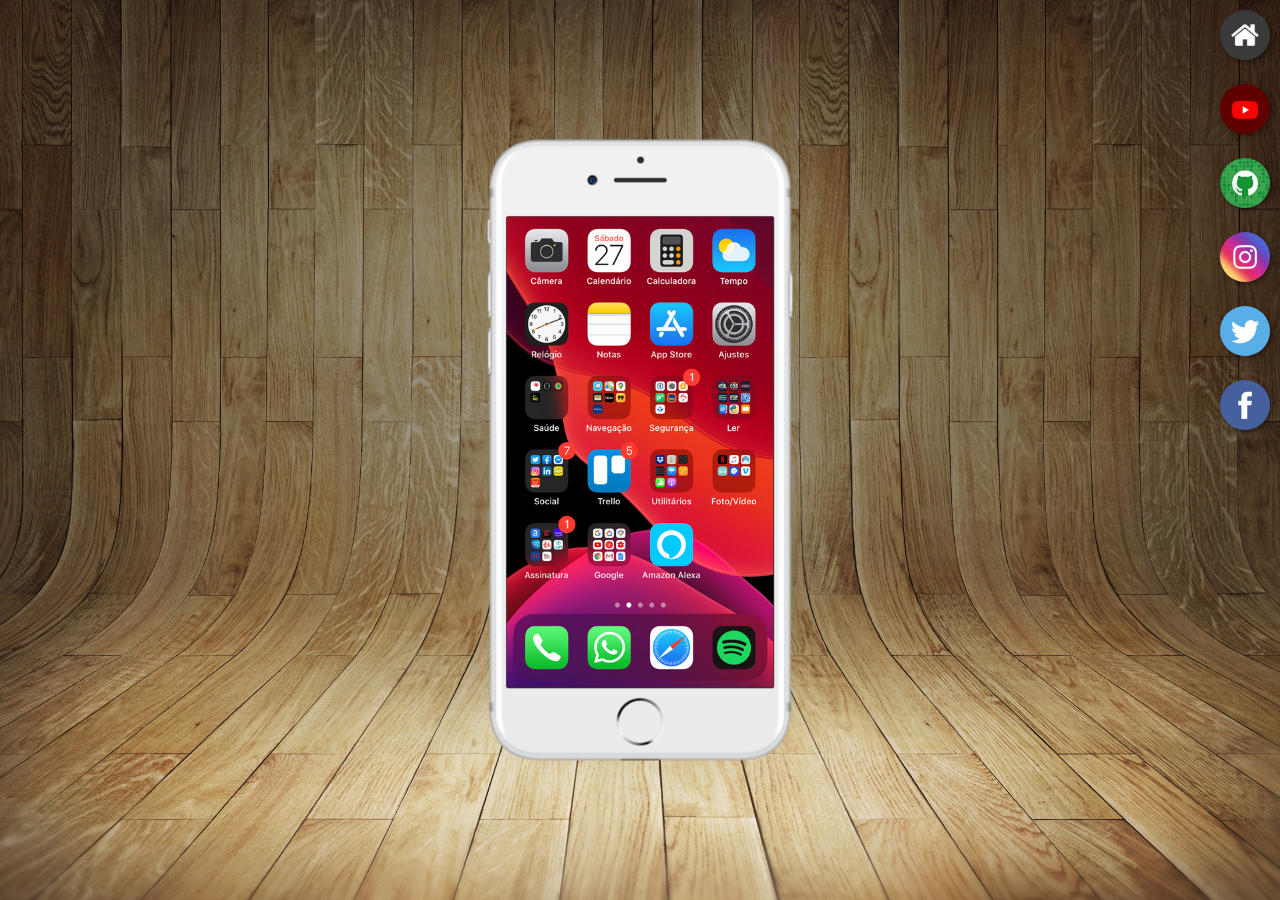
<file: index.html>
<!DOCTYPE html>
<html lang="pt-br">
<head>
    <meta charset="UTF-8">
    <meta name="viewport" content="width=device-width, initial-scale=1.0">
    <title>Projeto Redes Sociais</title>
    <link rel="shortcut icon" href="favicon.ico" type="image/x-icon">
    <link rel="stylesheet" href="estilos/style.css">
</head>
<body>
    <main>
        <section id="telefone">
            <iframe src="home.html" name="tela" id="tela" frameborder="0">
                Seu navegador não é compatível com isso.
            </iframe>
        </section>
        <section id="redes-sociais">
            <a href="home.html" target="tela"><img src="imagens/logo-home.jpg" alt=""></a><br>
            <a href="youtube.html" target="tela"><img src="imagens/logo-youtube.jpg" alt=""></a><br>
            <a href="github.html" target="tela"><img src="imagens/logo-github.jpg" alt=""></a><br>
            <a href="instagram.html" target="tela"><img src="imagens/logo-instagram.jpg" alt=""></a><br>
            <a href="twitter.html" target="tela"><img src="imagens/logo-twitter.jpg" alt=""></a><br>
            <a href="facebook.html" target="tela"><img src="imagens/logo-facebook.jpg" alt=""></a>
        </section>
    </main>
</body>
</html>
</file>
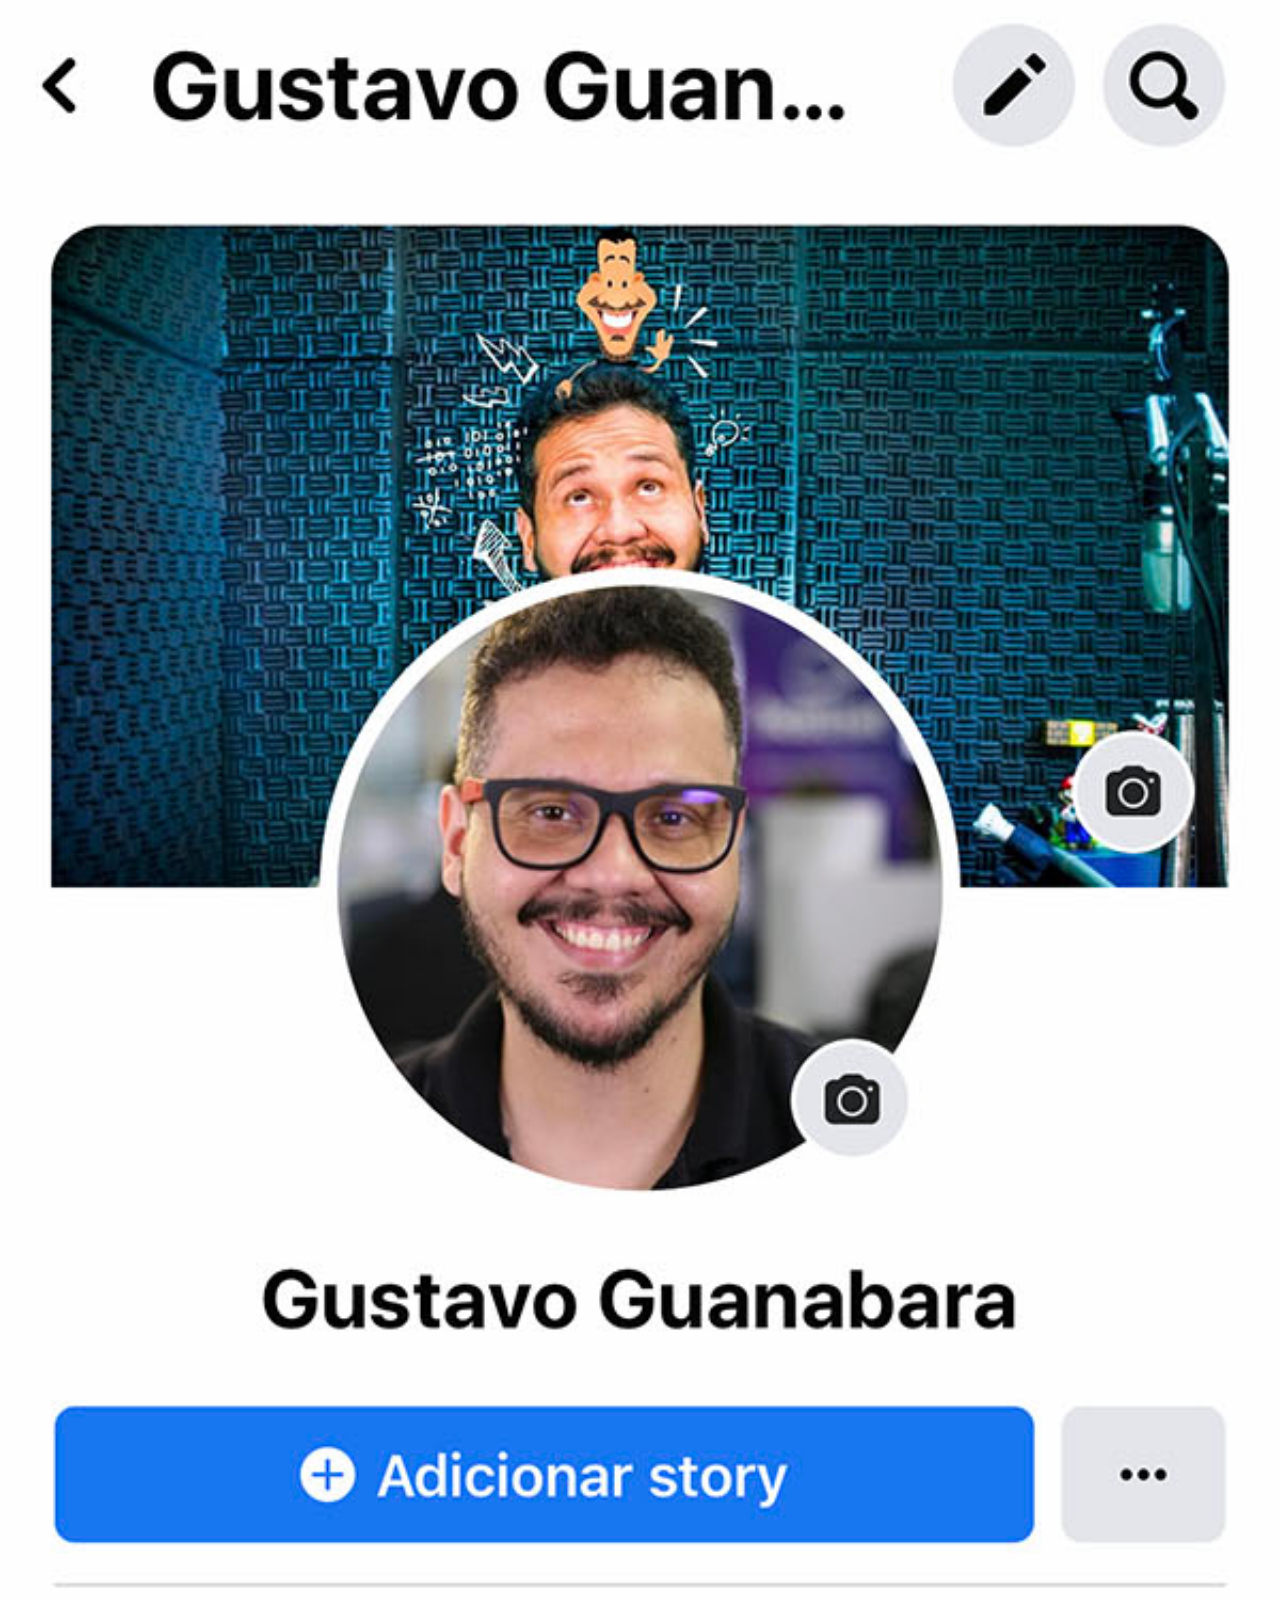
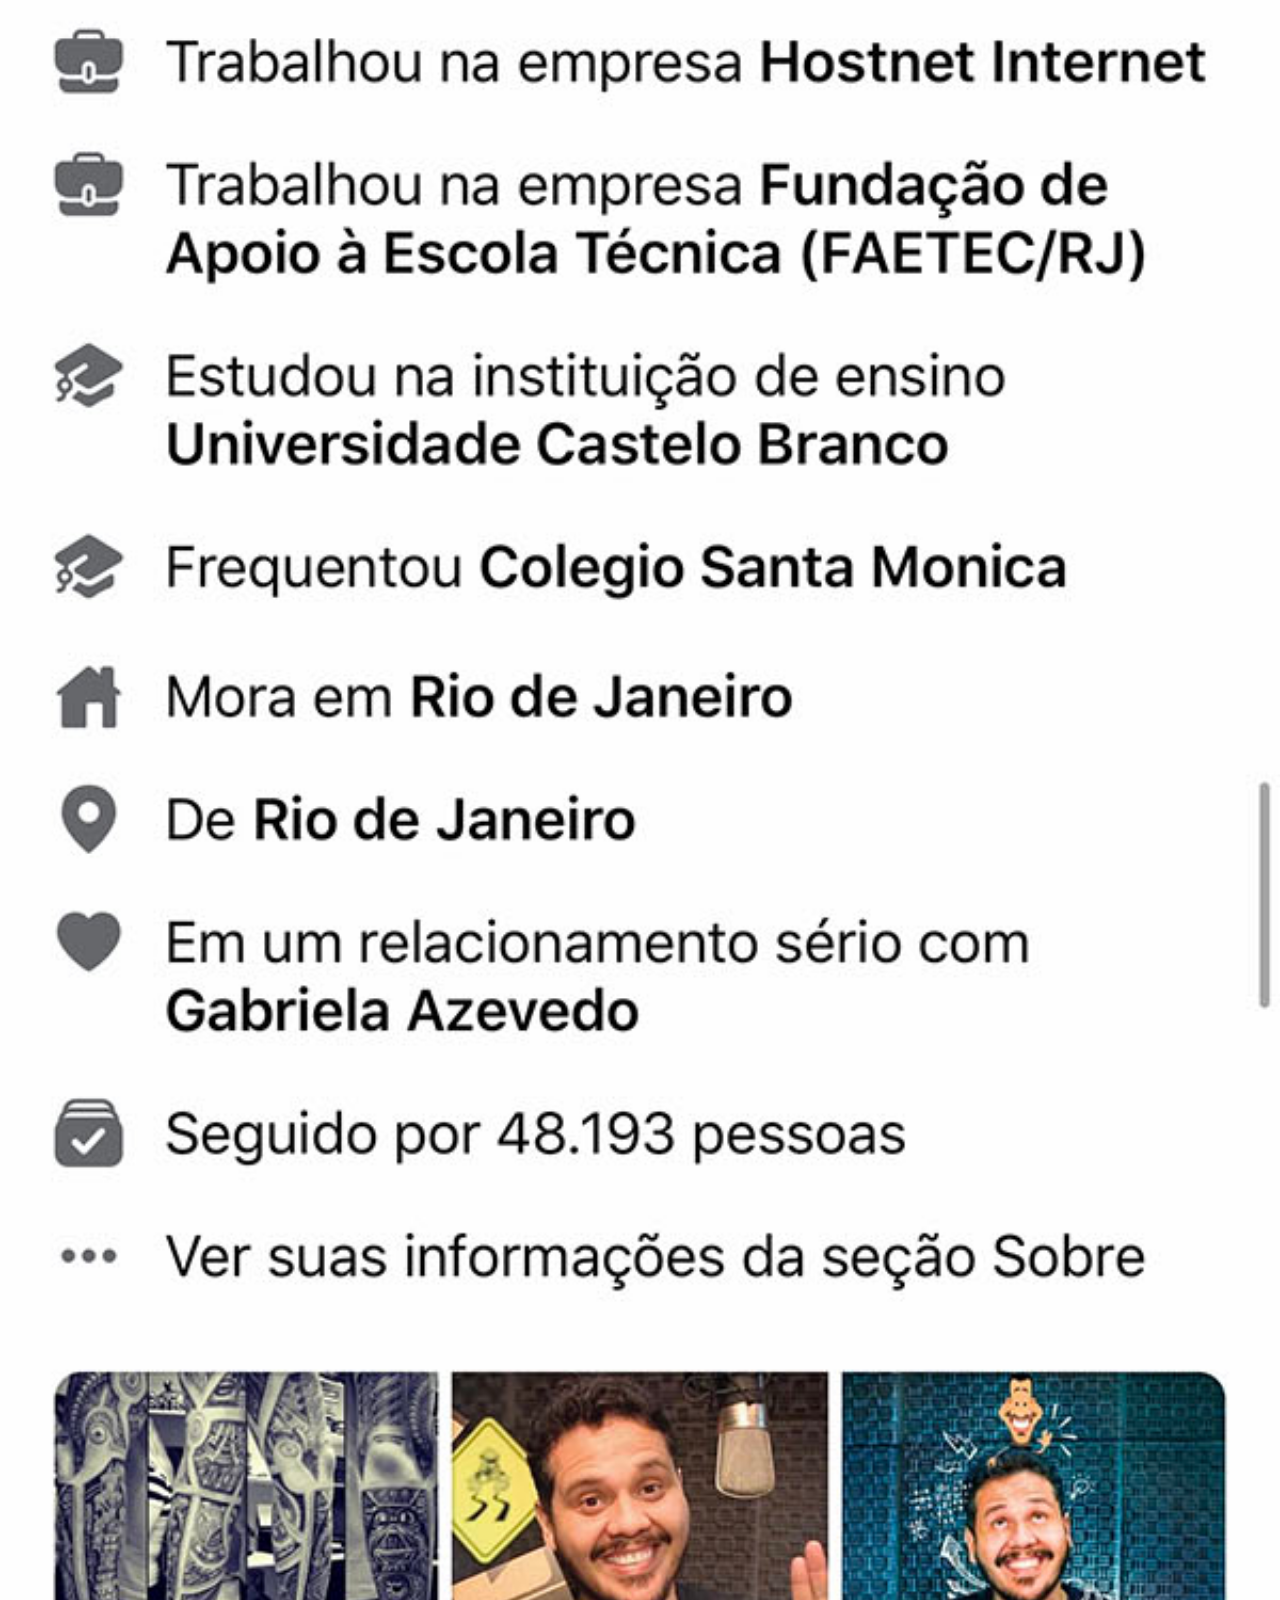
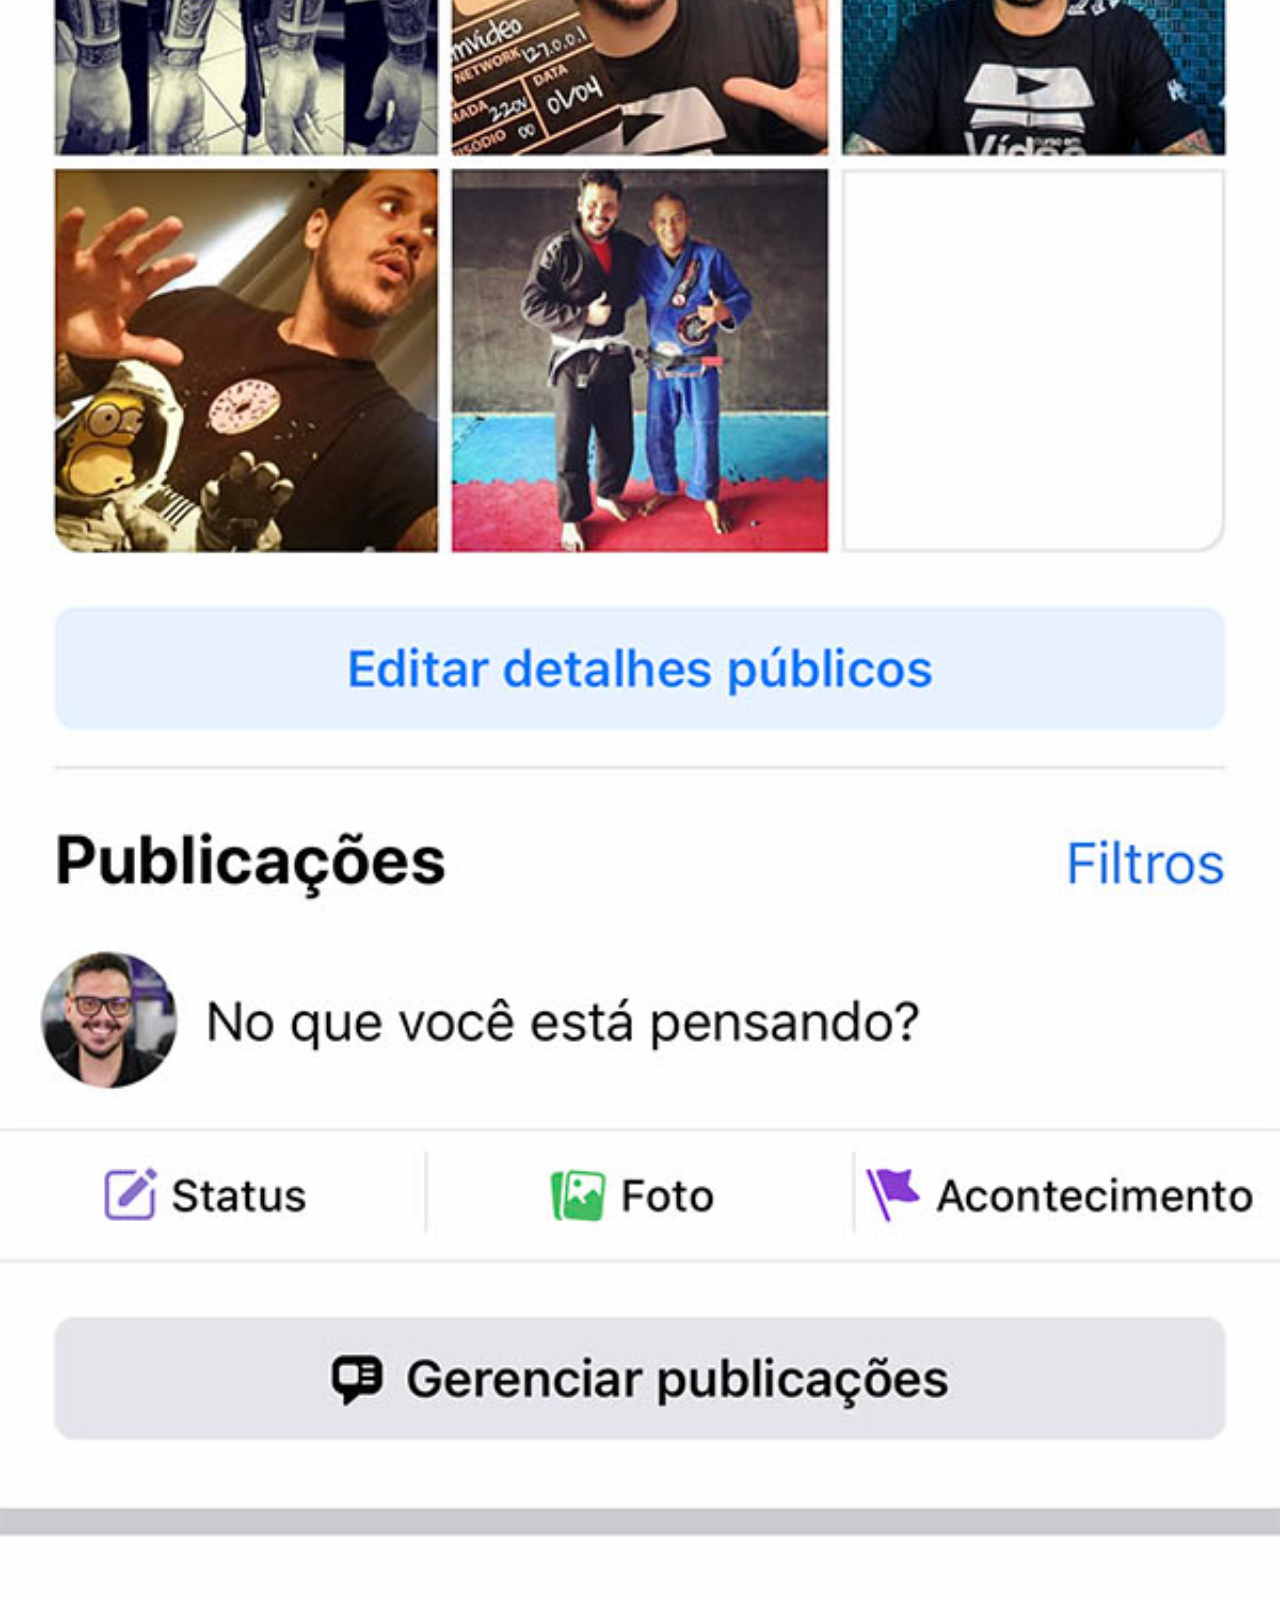
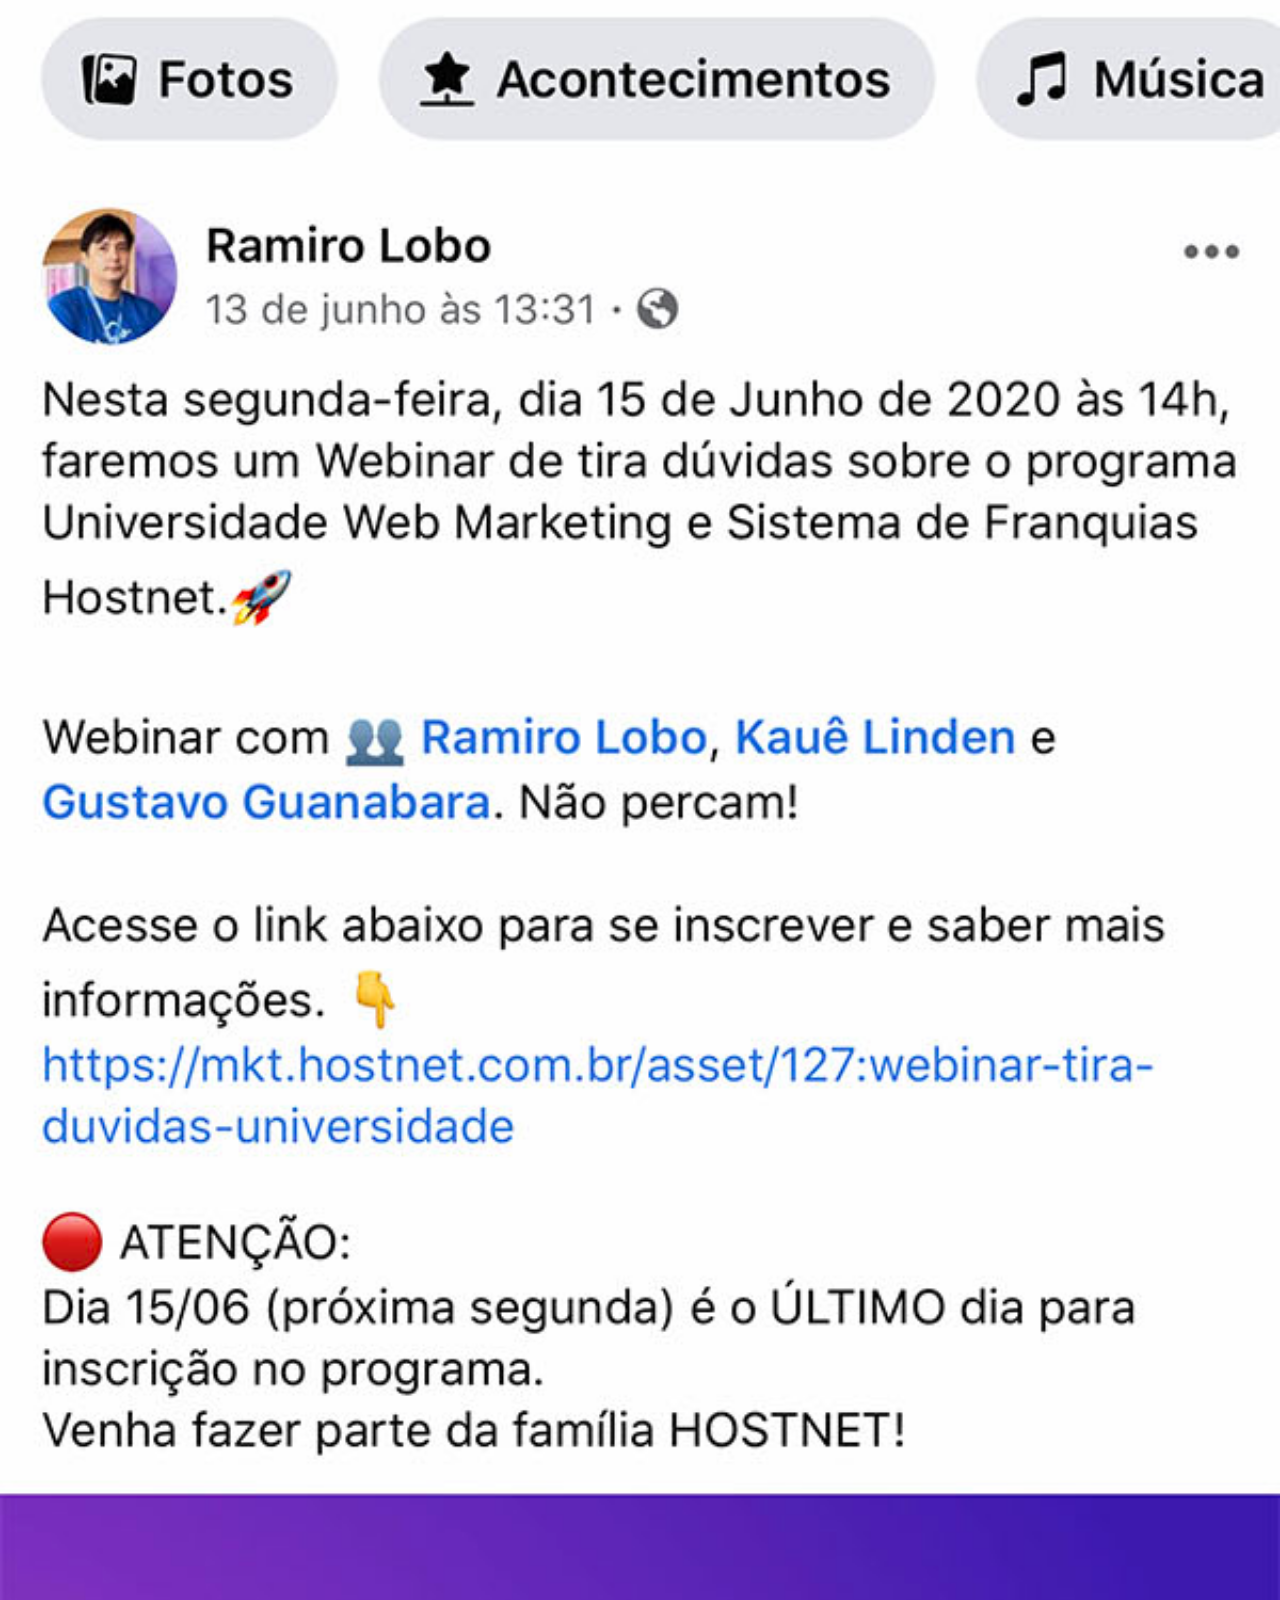
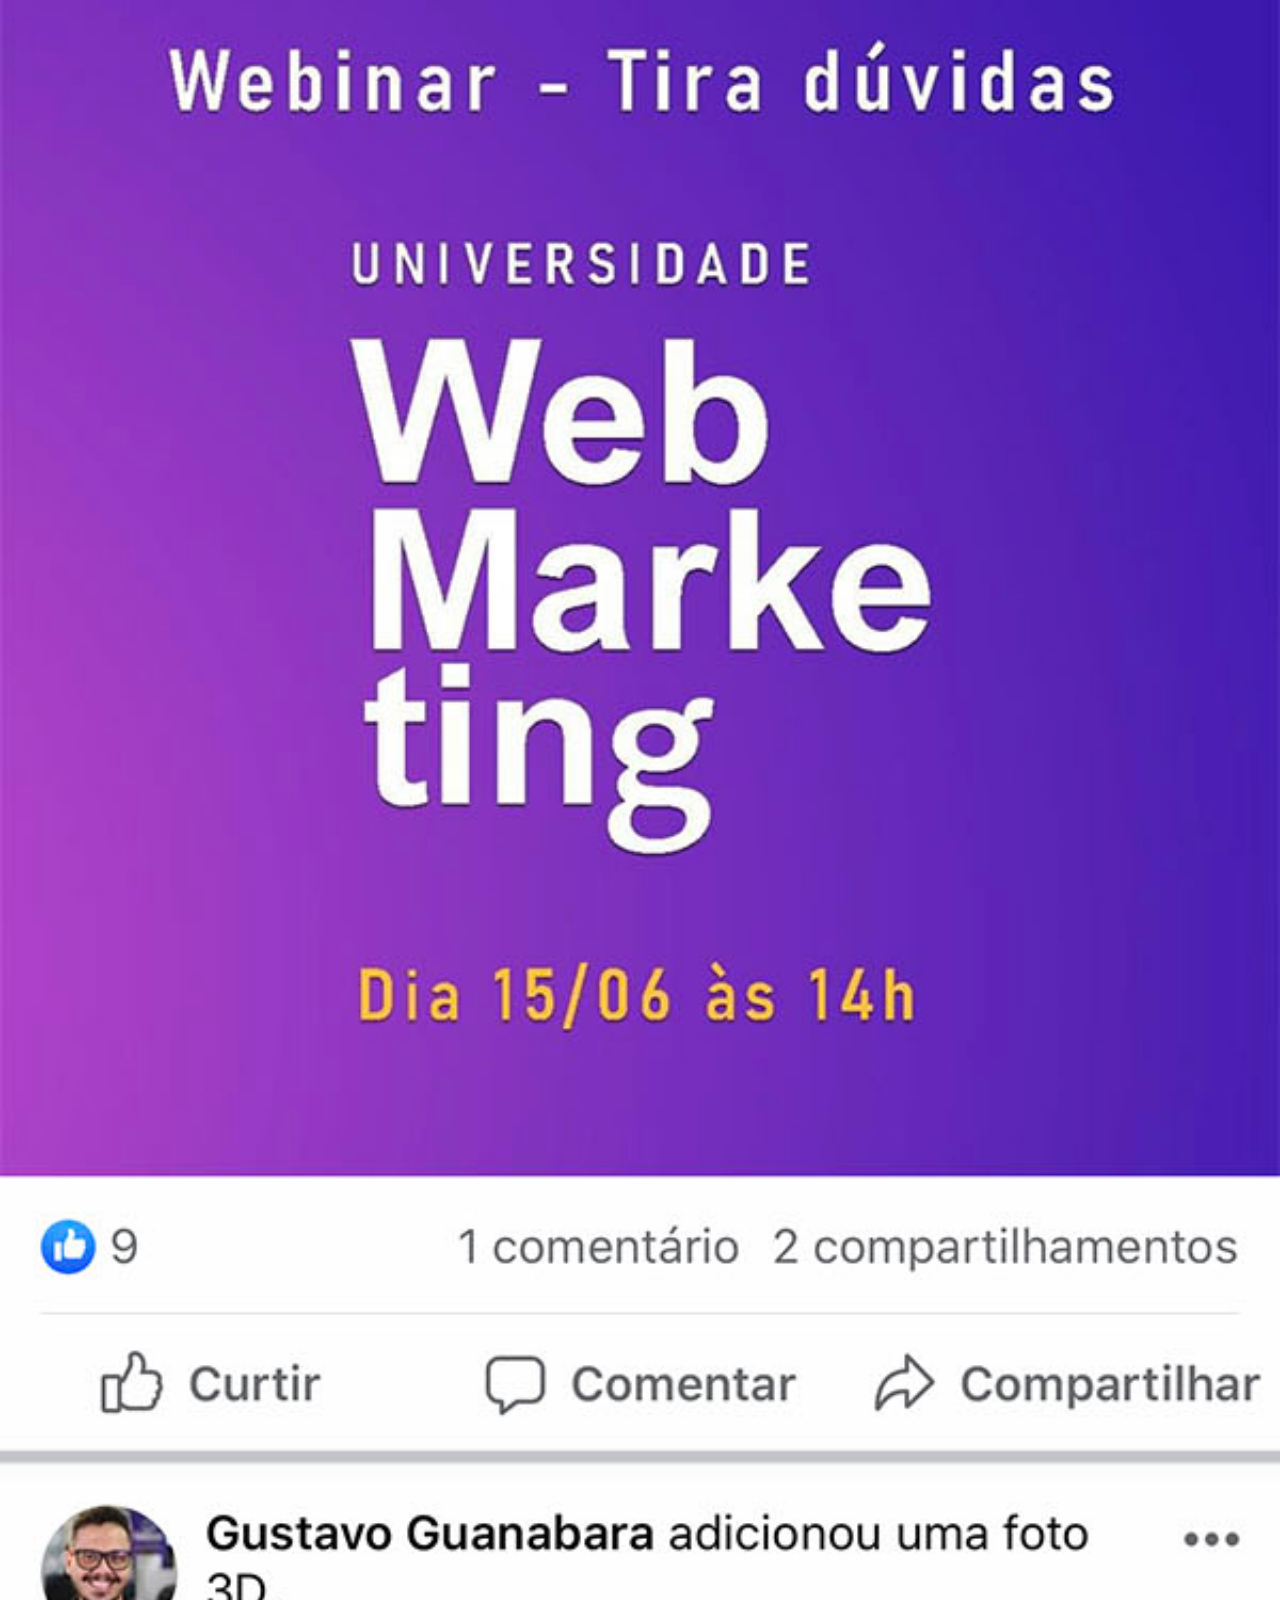
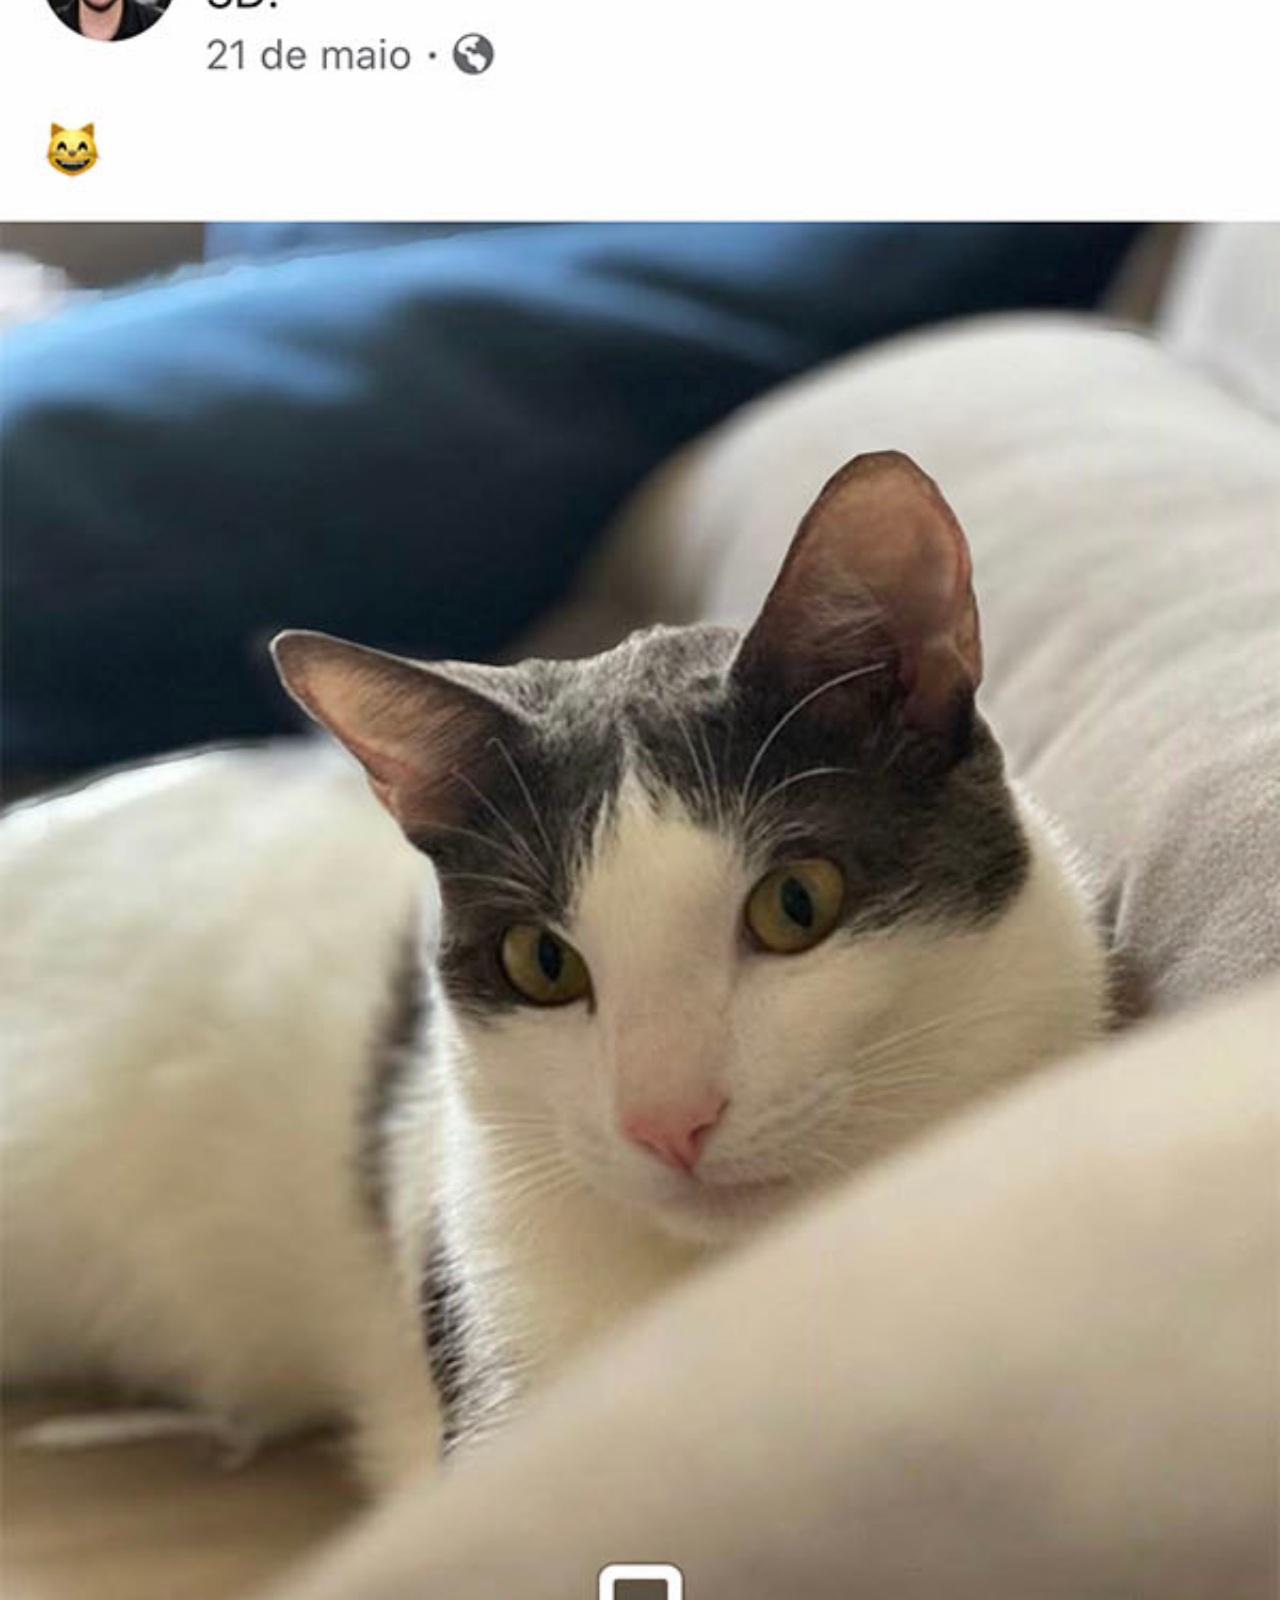
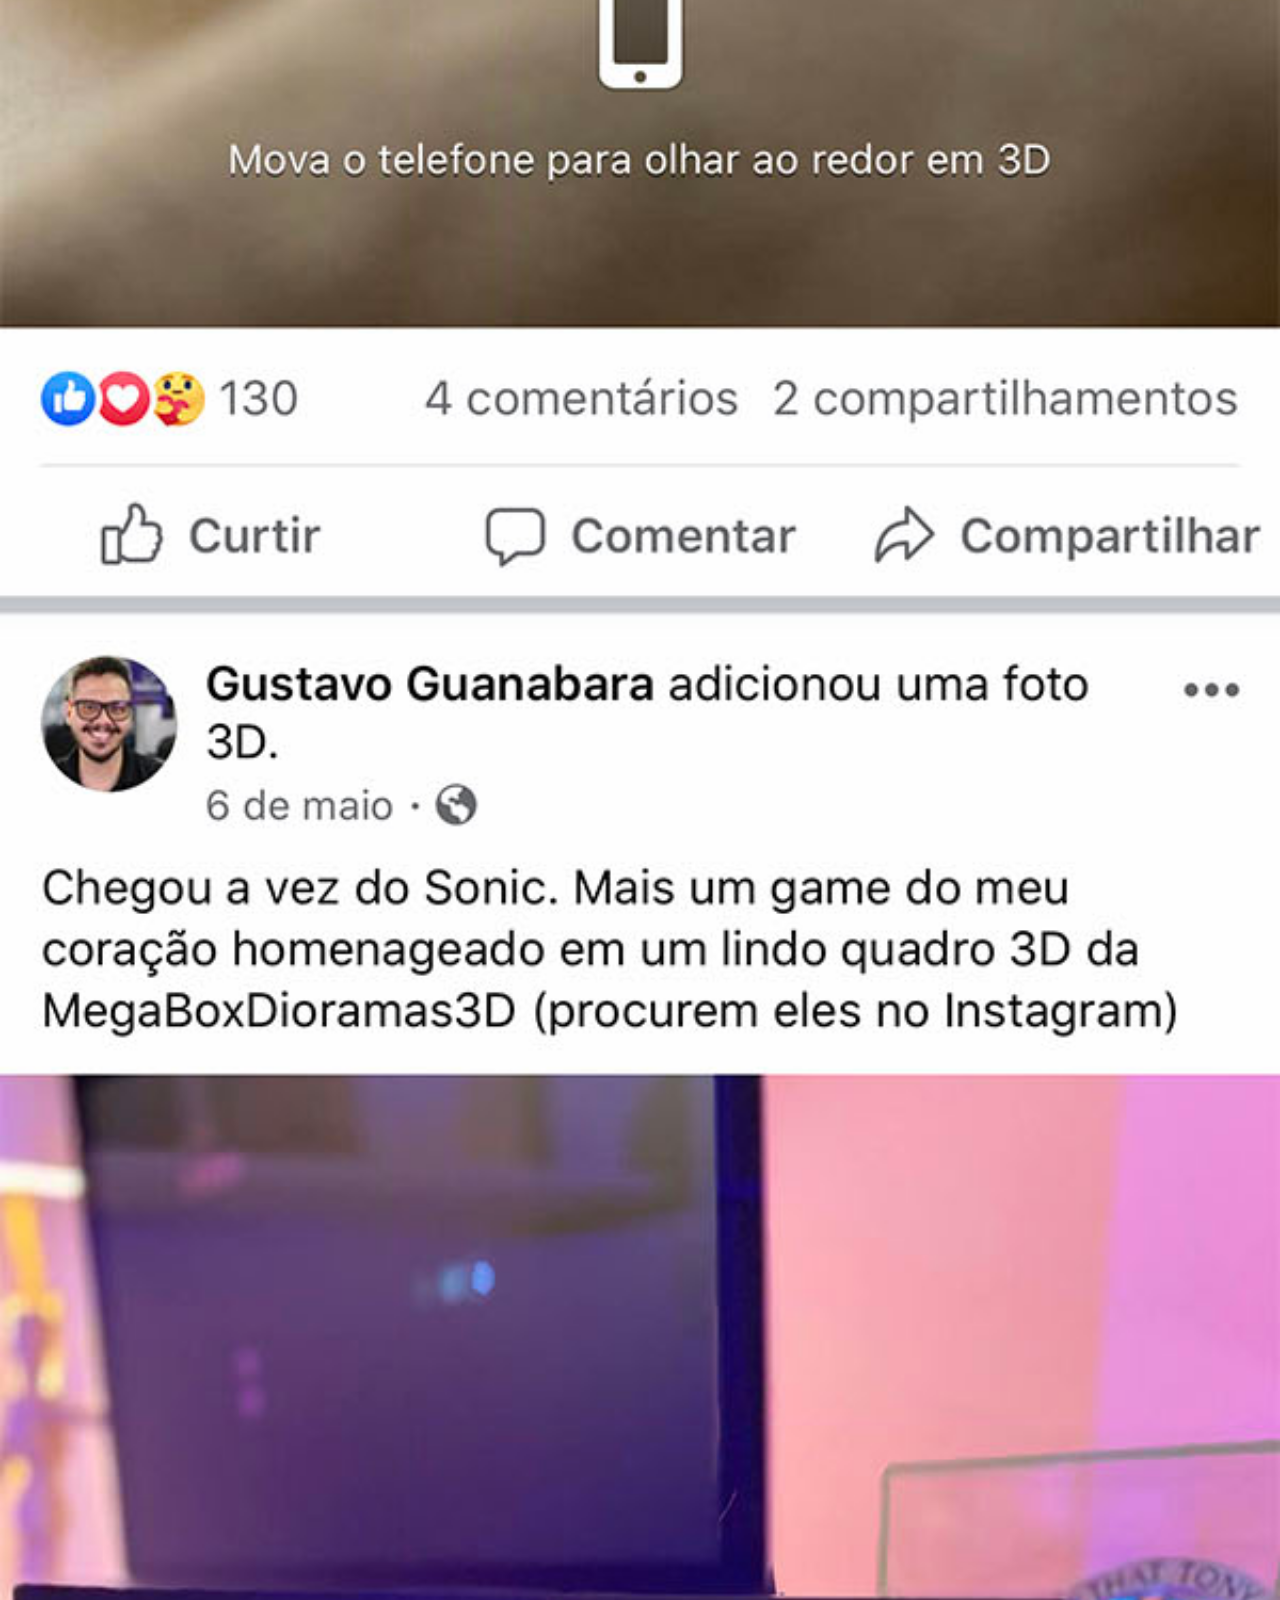
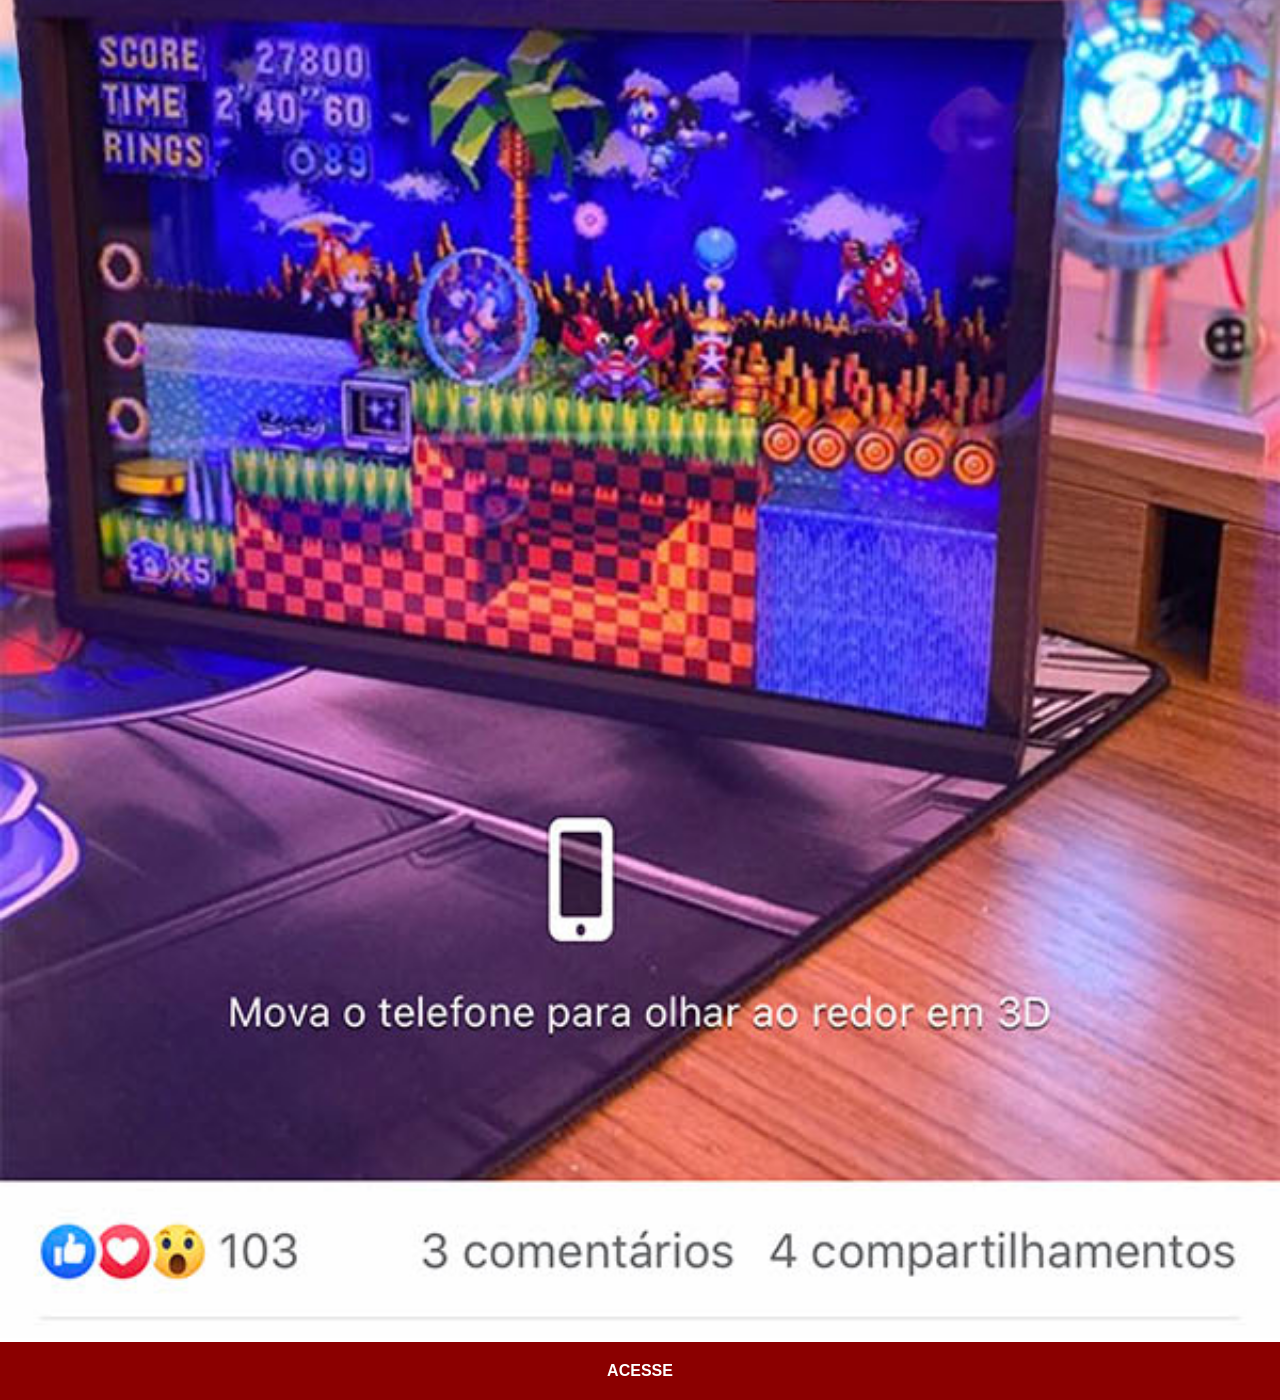
<file: facebook.html>
<!DOCTYPE html>
<html lang="pt-br">
<head>
    <meta charset="UTF-8">
    <meta name="viewport" content="width=device-width, initial-scale=1.0">
    <title>Facebook</title>
    <link rel="stylesheet" href="estilos/social.css">
</head>
<body>
    <img src="imagens/tela-facebook.jpg" alt="Facebook">
    <a href="https://www.facebook.com/gustavoguanabara/?locale=pt_BR" target="_blank">ACESSE</a>
</body>
</html>
</file>
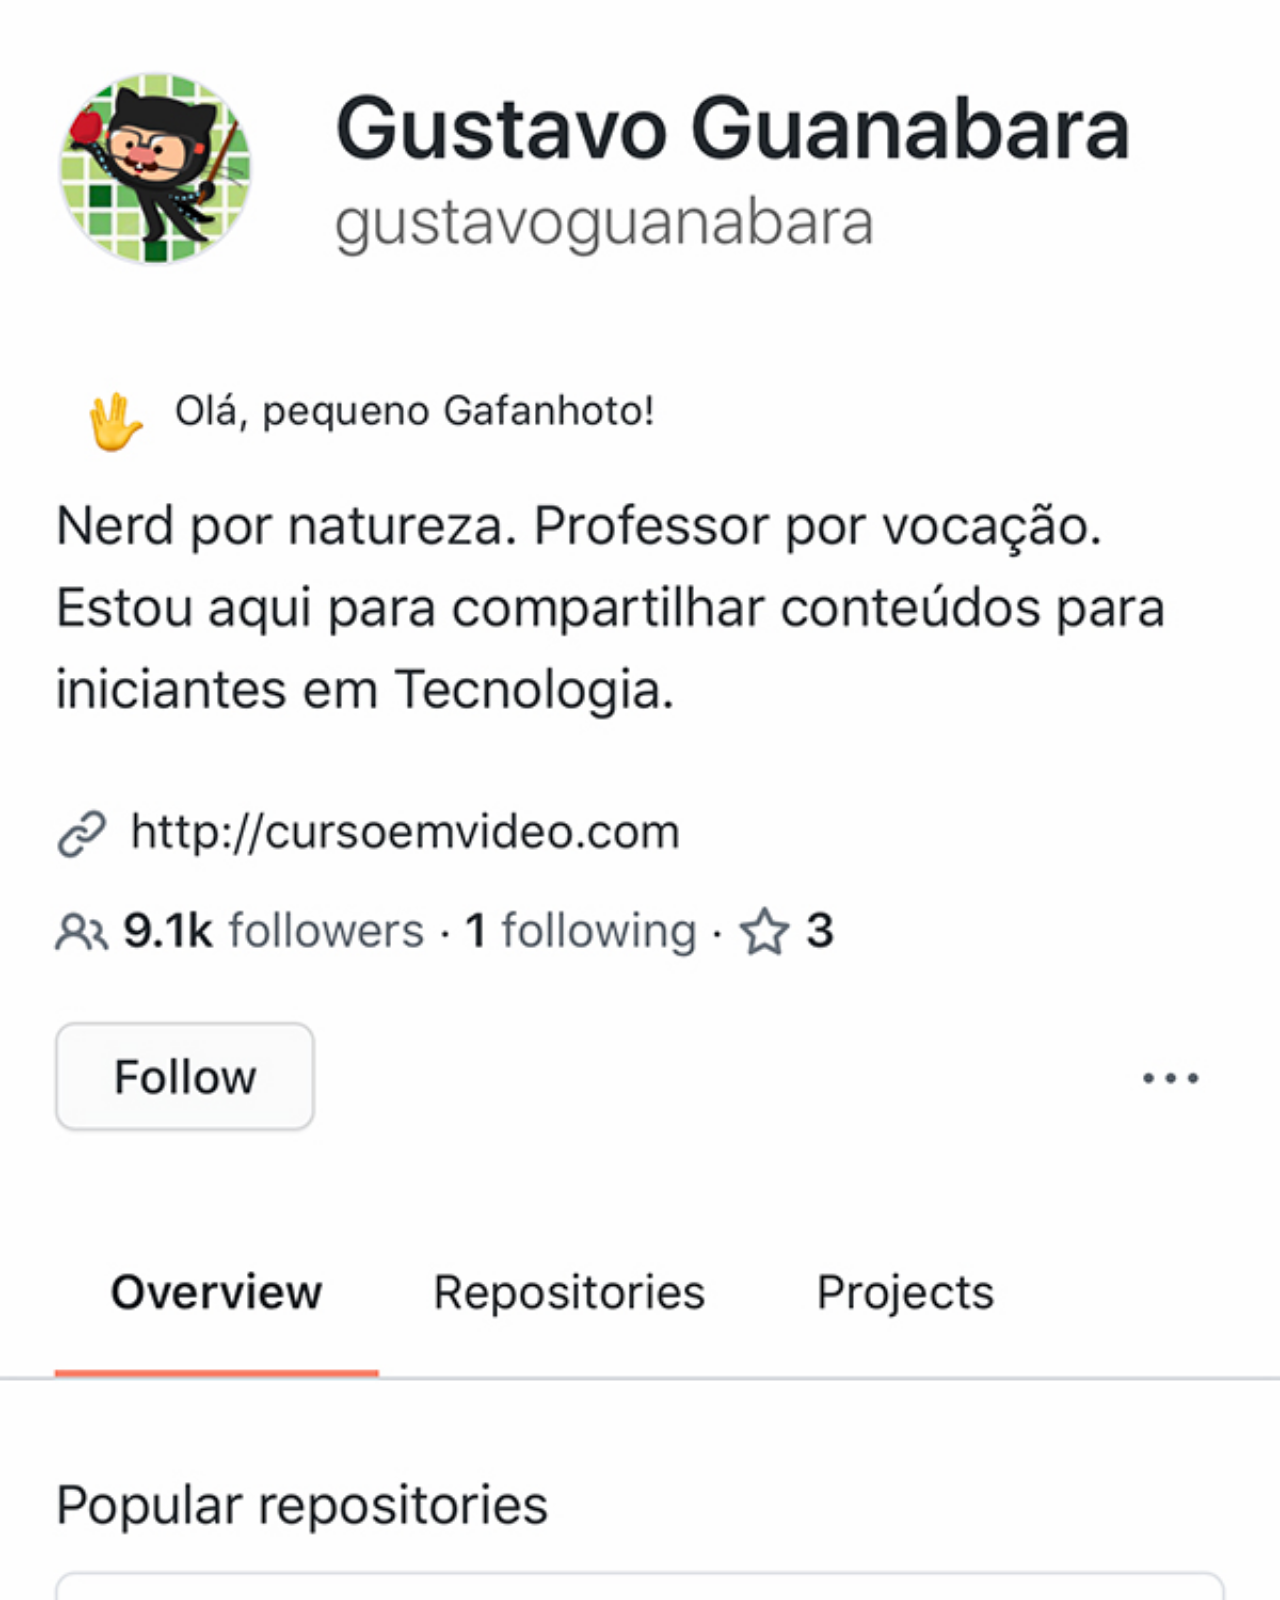
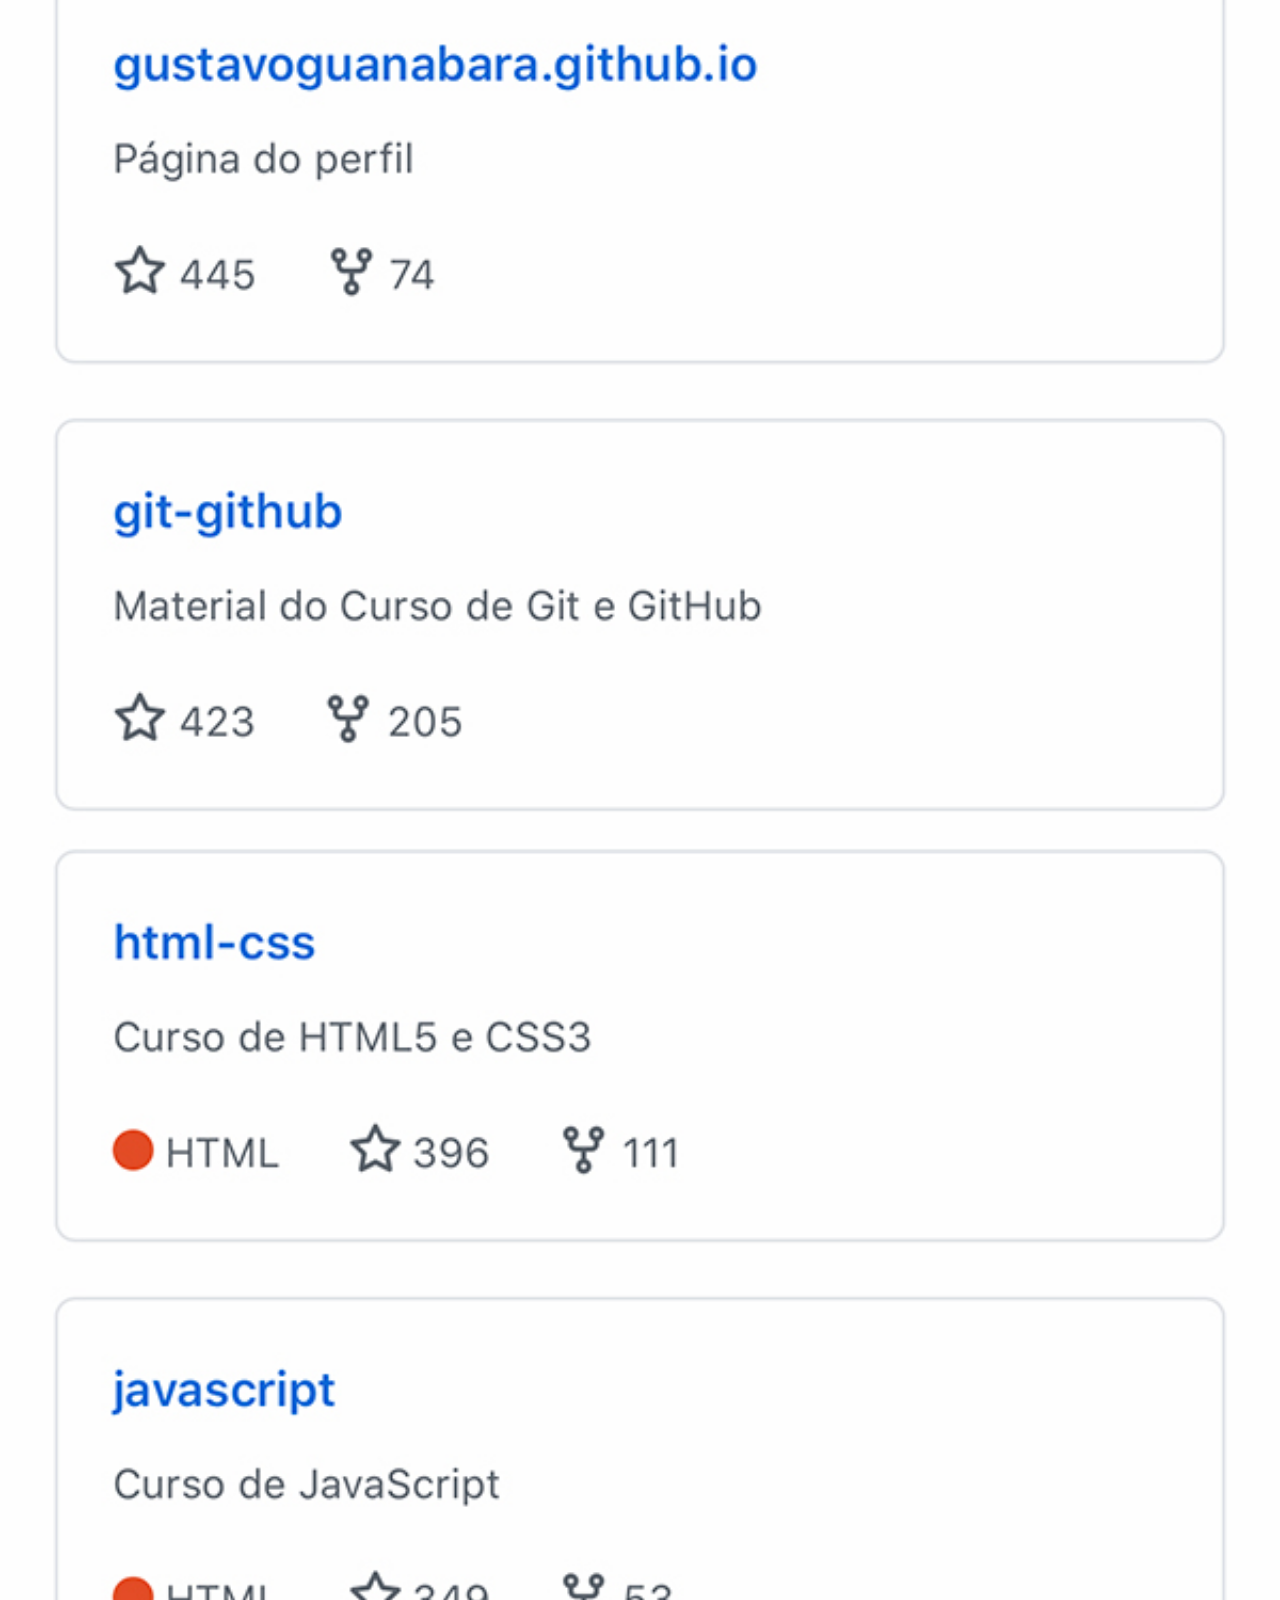
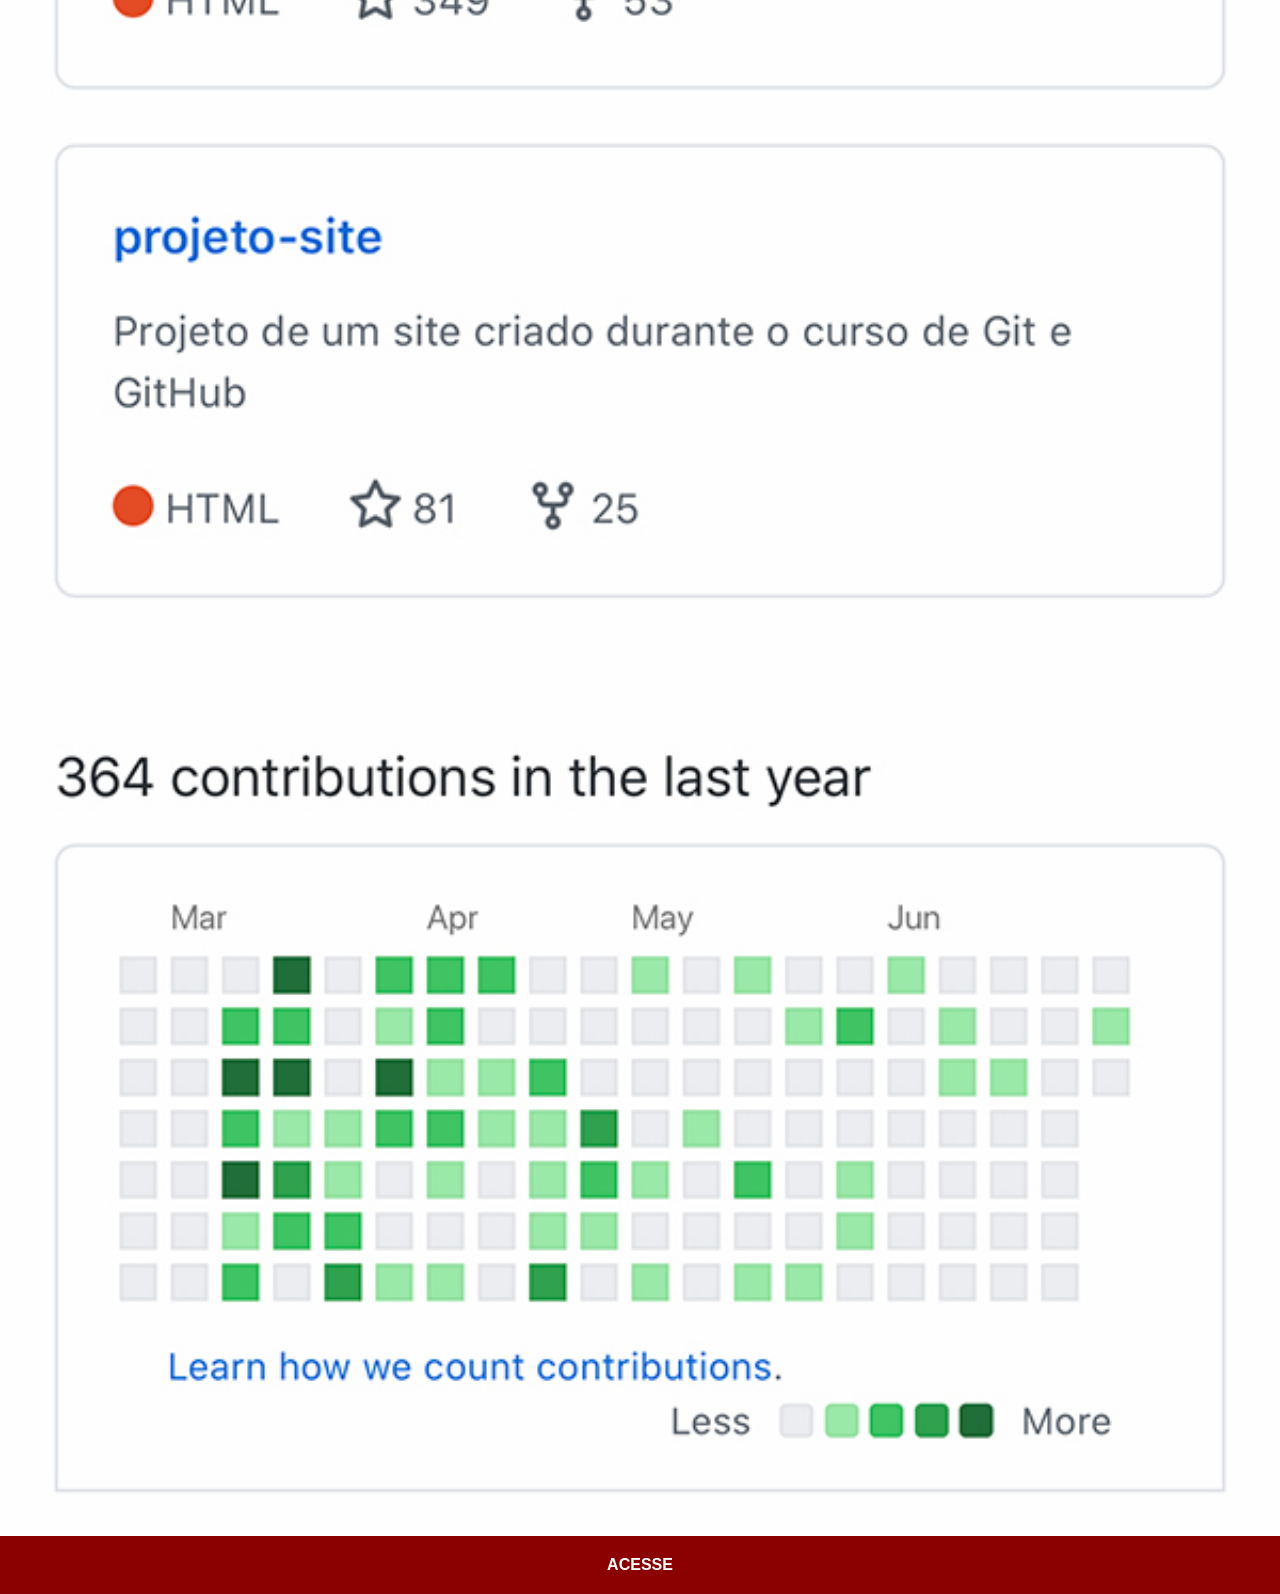
<file: github.html>
<!DOCTYPE html>
<html lang="pt-br">
<head>
    <meta charset="UTF-8">
    <meta name="viewport" content="width=device-width, initial-scale=1.0">
    <title>GitHub</title>
    <link rel="stylesheet" href="estilos/social.css">
</head>
<body>
    <img src="imagens/tela-github.jpg" alt="GitHub">
    <a href="https://github.com/gustavoguanabara" target="_blank">ACESSE</a>
</body>
</html>
</file>
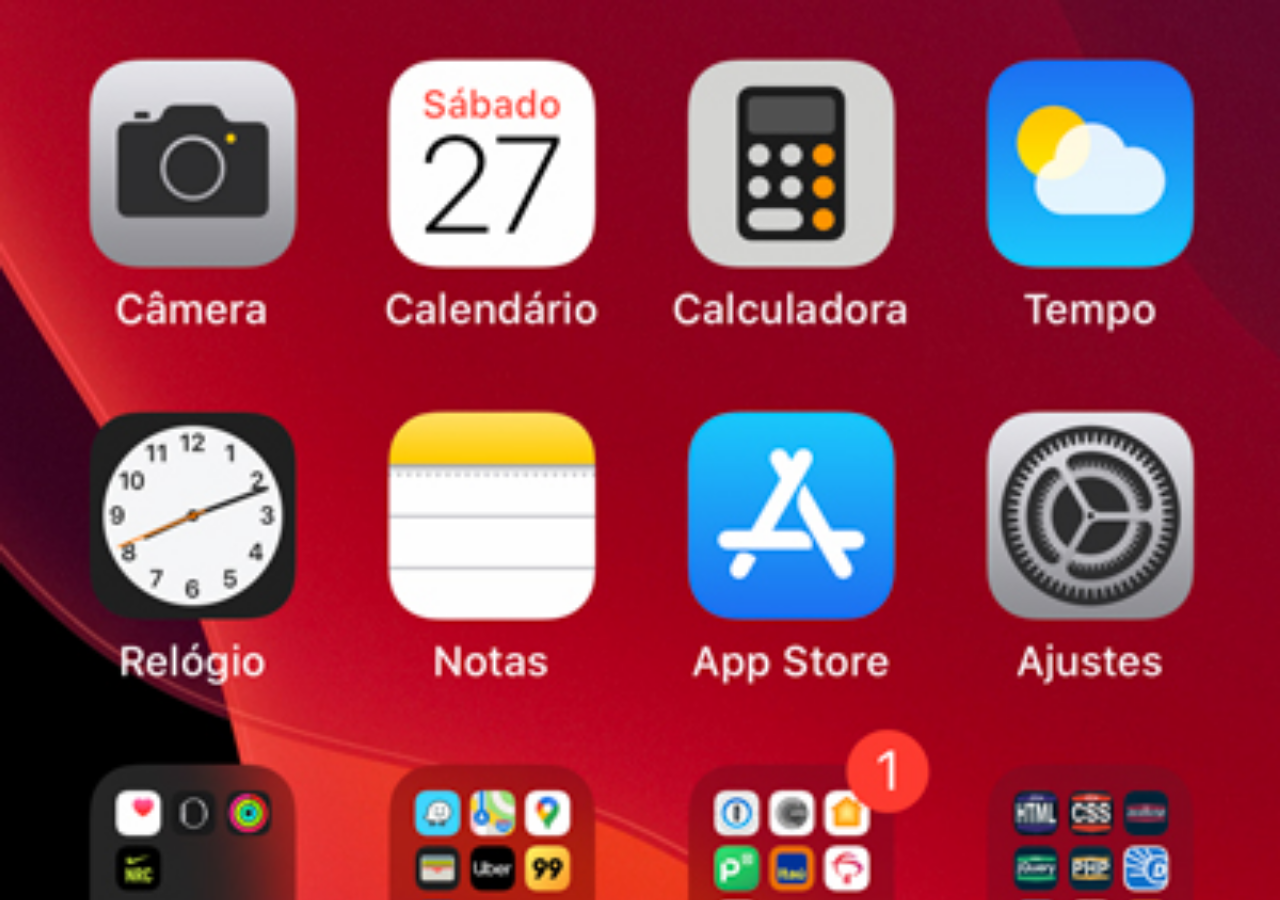
<file: home.html>
<!DOCTYPE html>
<html lang="pt-br">
<head>
    <meta charset="UTF-8">
    <meta name="viewport" content="width=device-width, initial-scale=1.0">
    <title>Home</title>
</head>
<style>
    * {
        margin: 0%;
        padding: 0%;
    }

    body {  
        width: 100vw;
        height: 100vh;
        background: black url(imagens/tela-home.jpg) no-repeat top center;
        background-size: cover;
    }
</style>
<body>
    
</body>
</html>
</file>
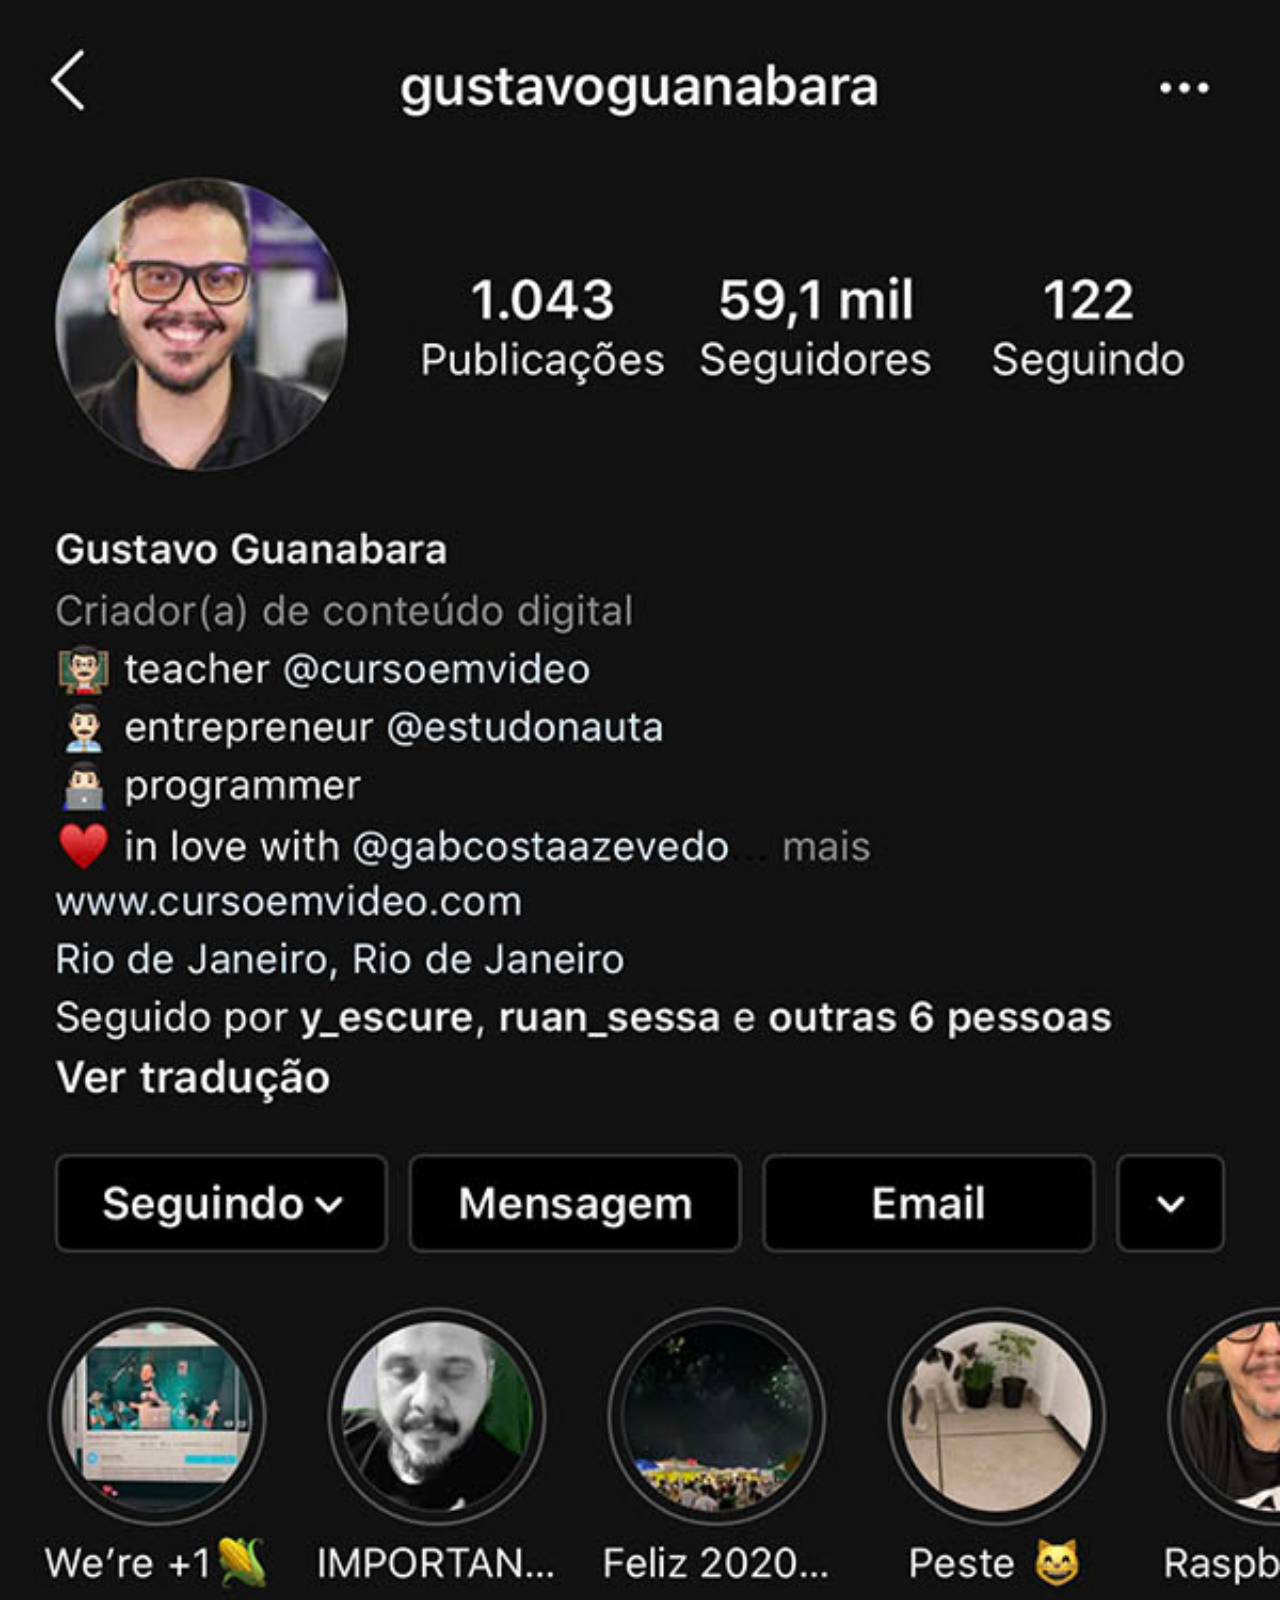
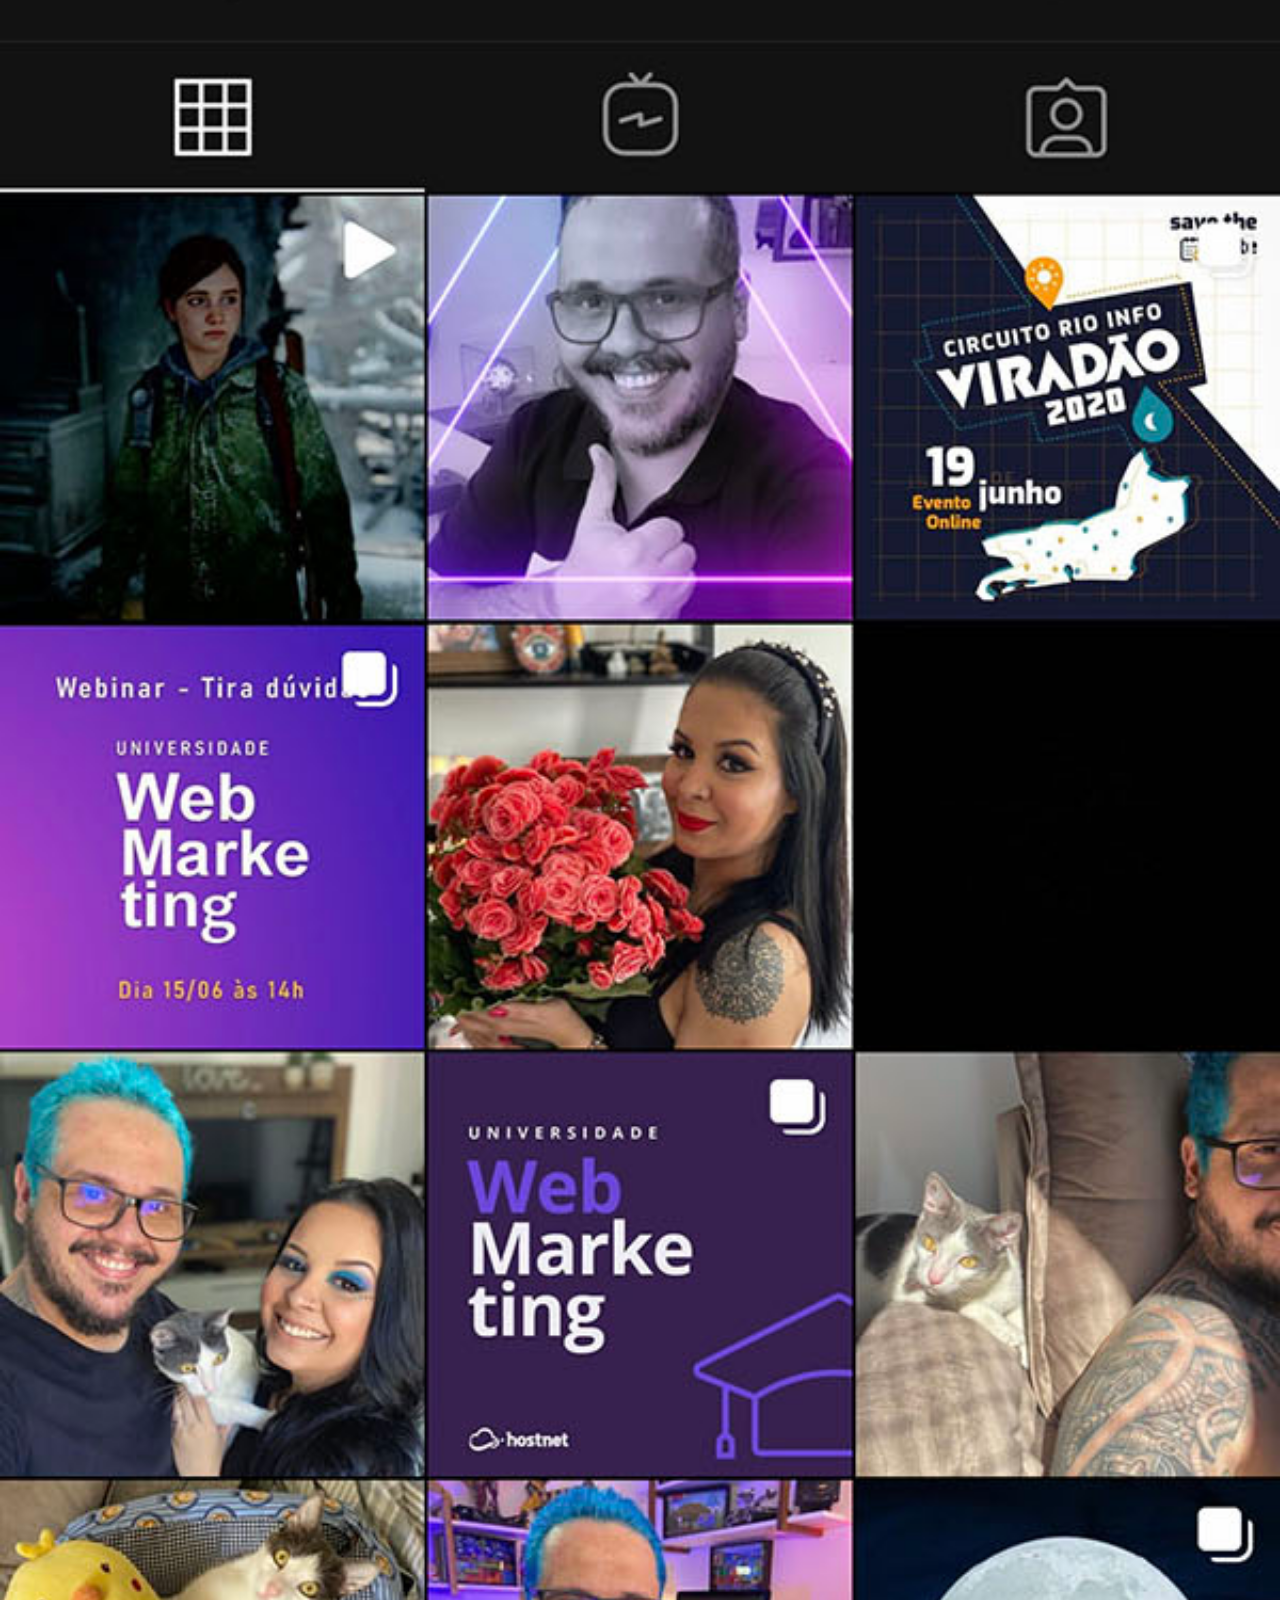
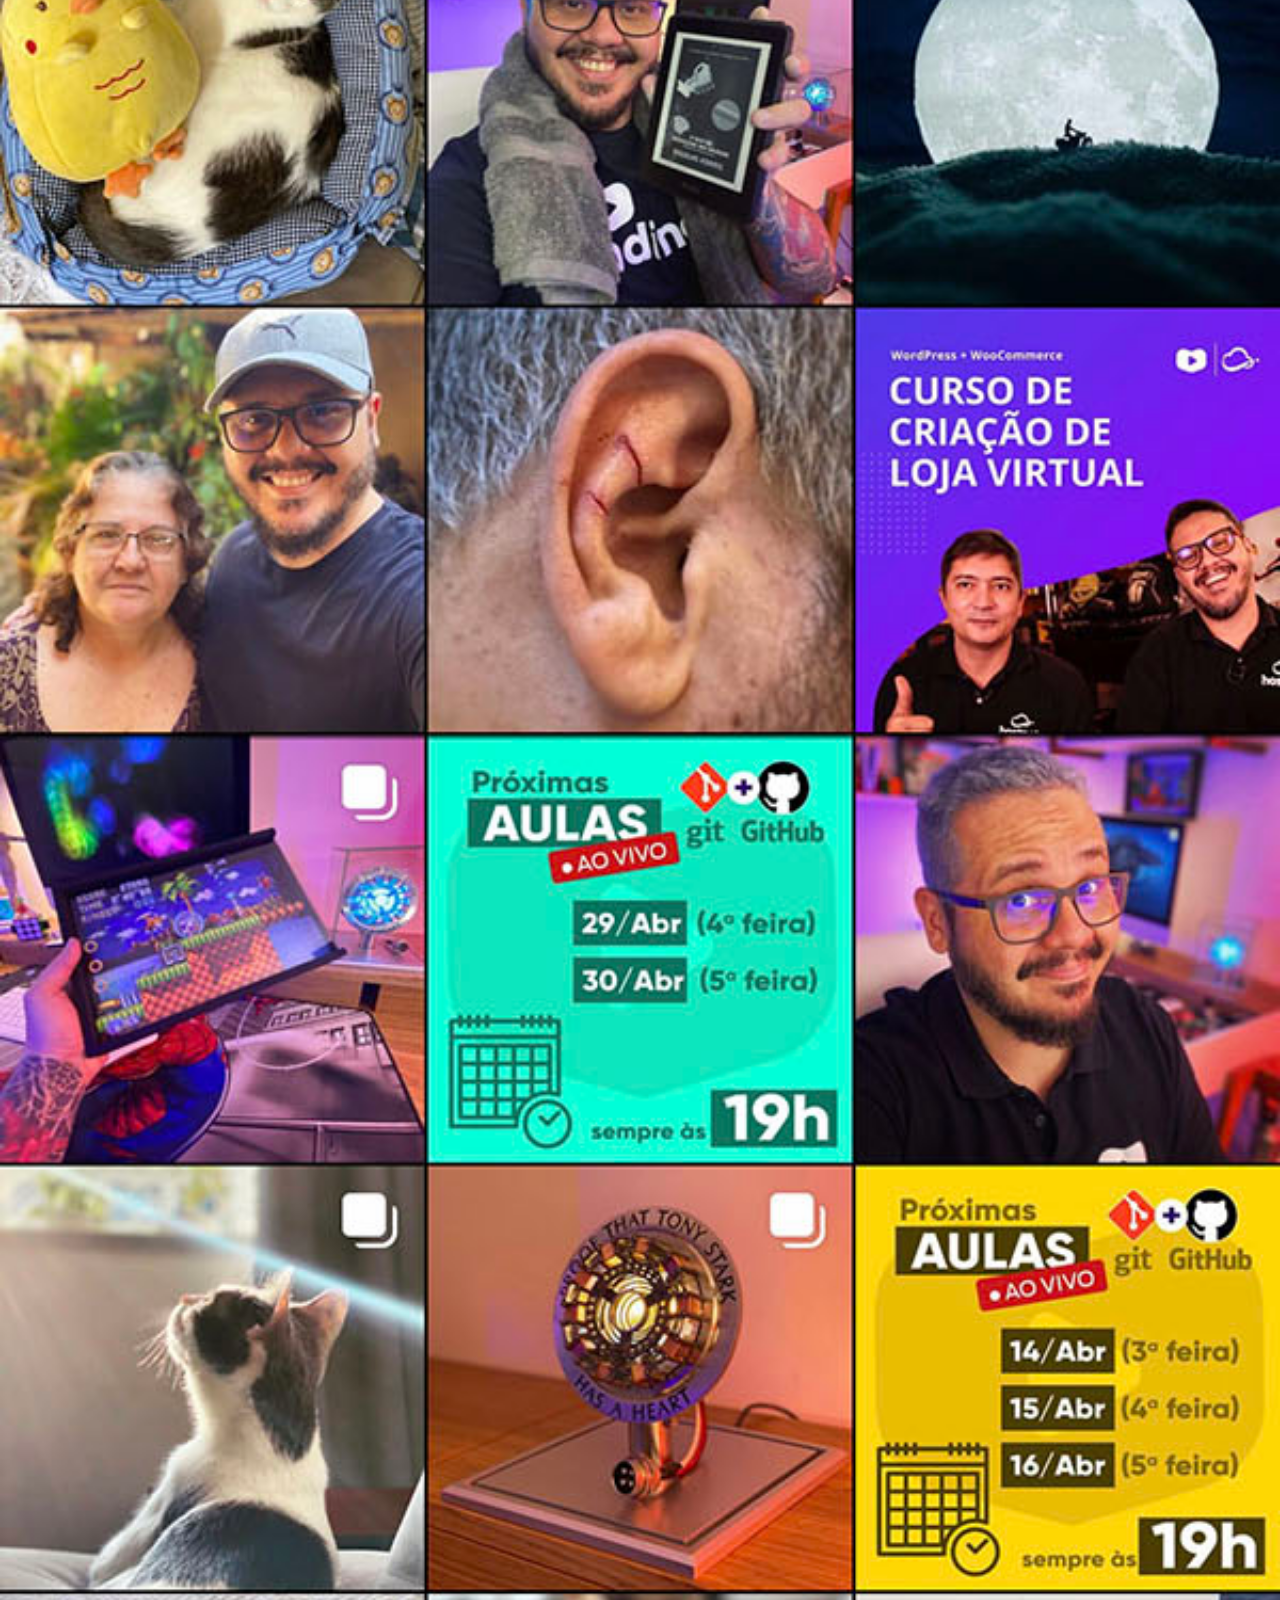
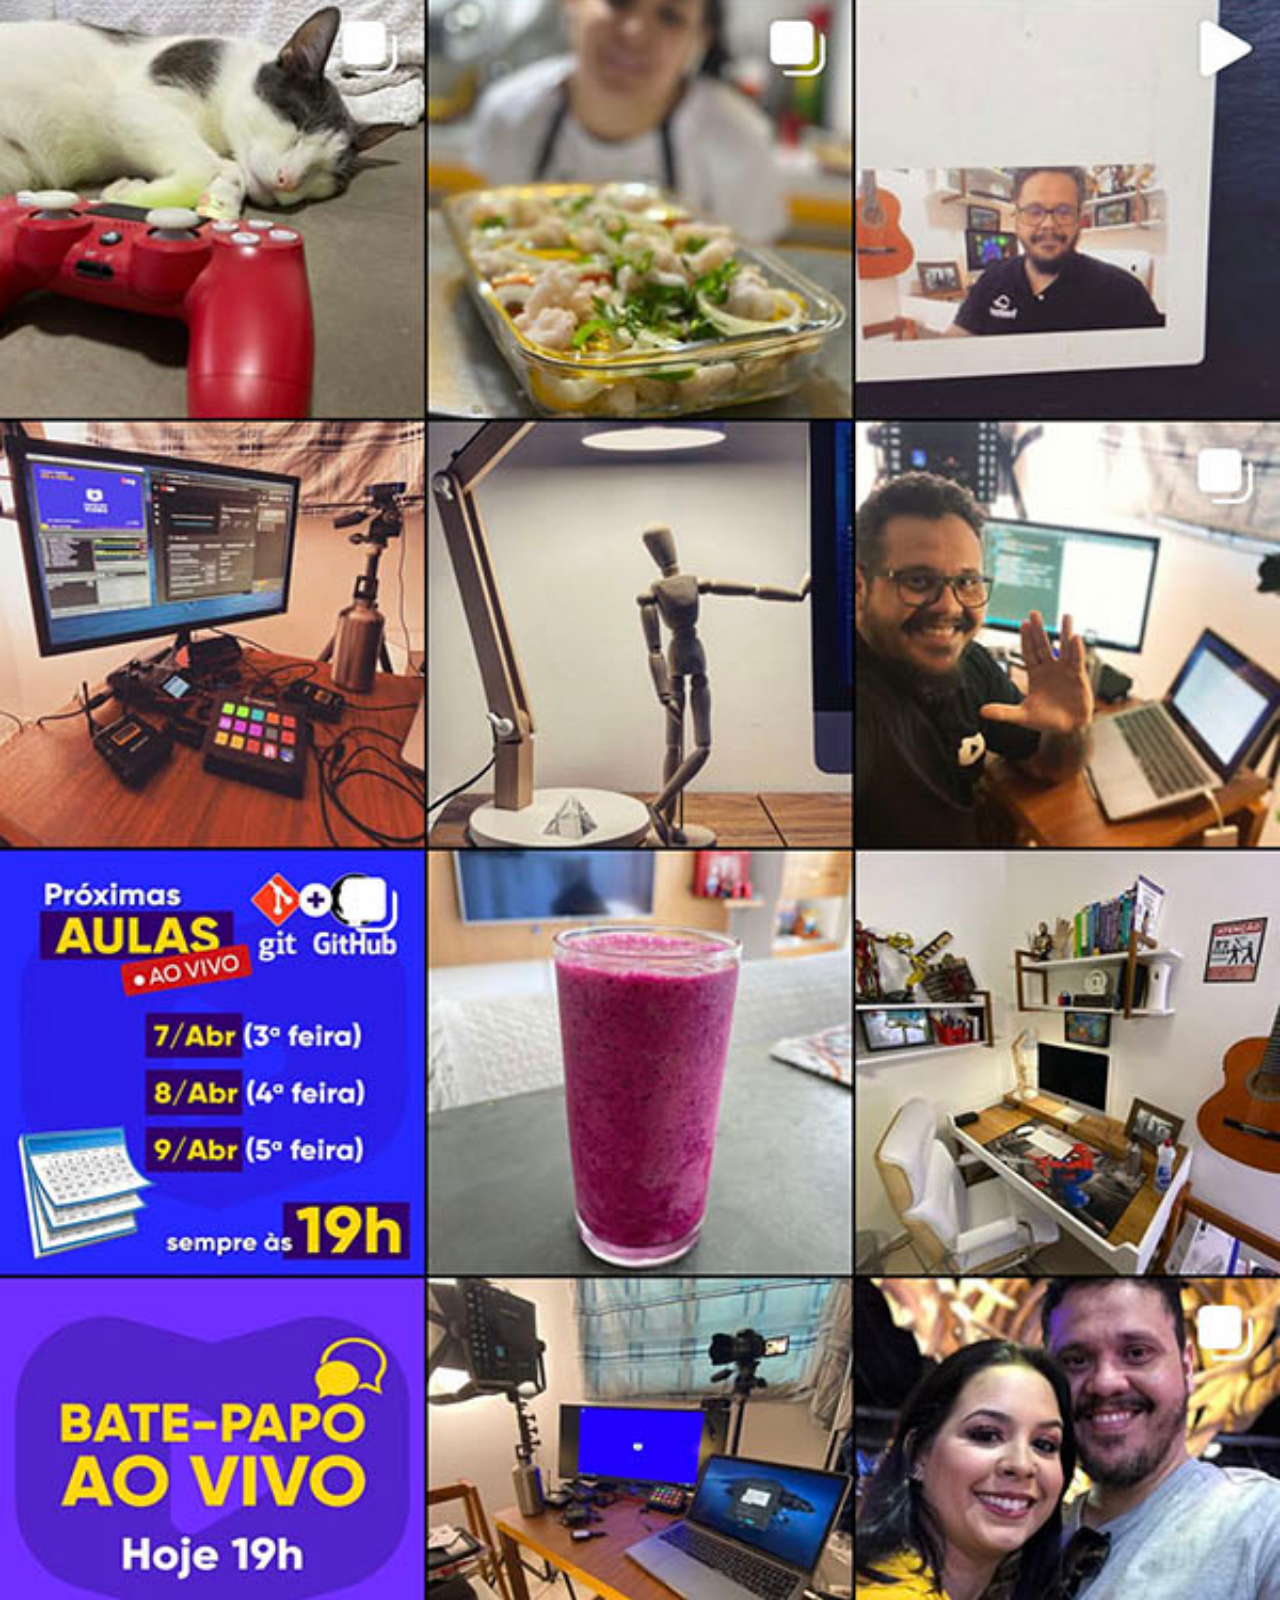
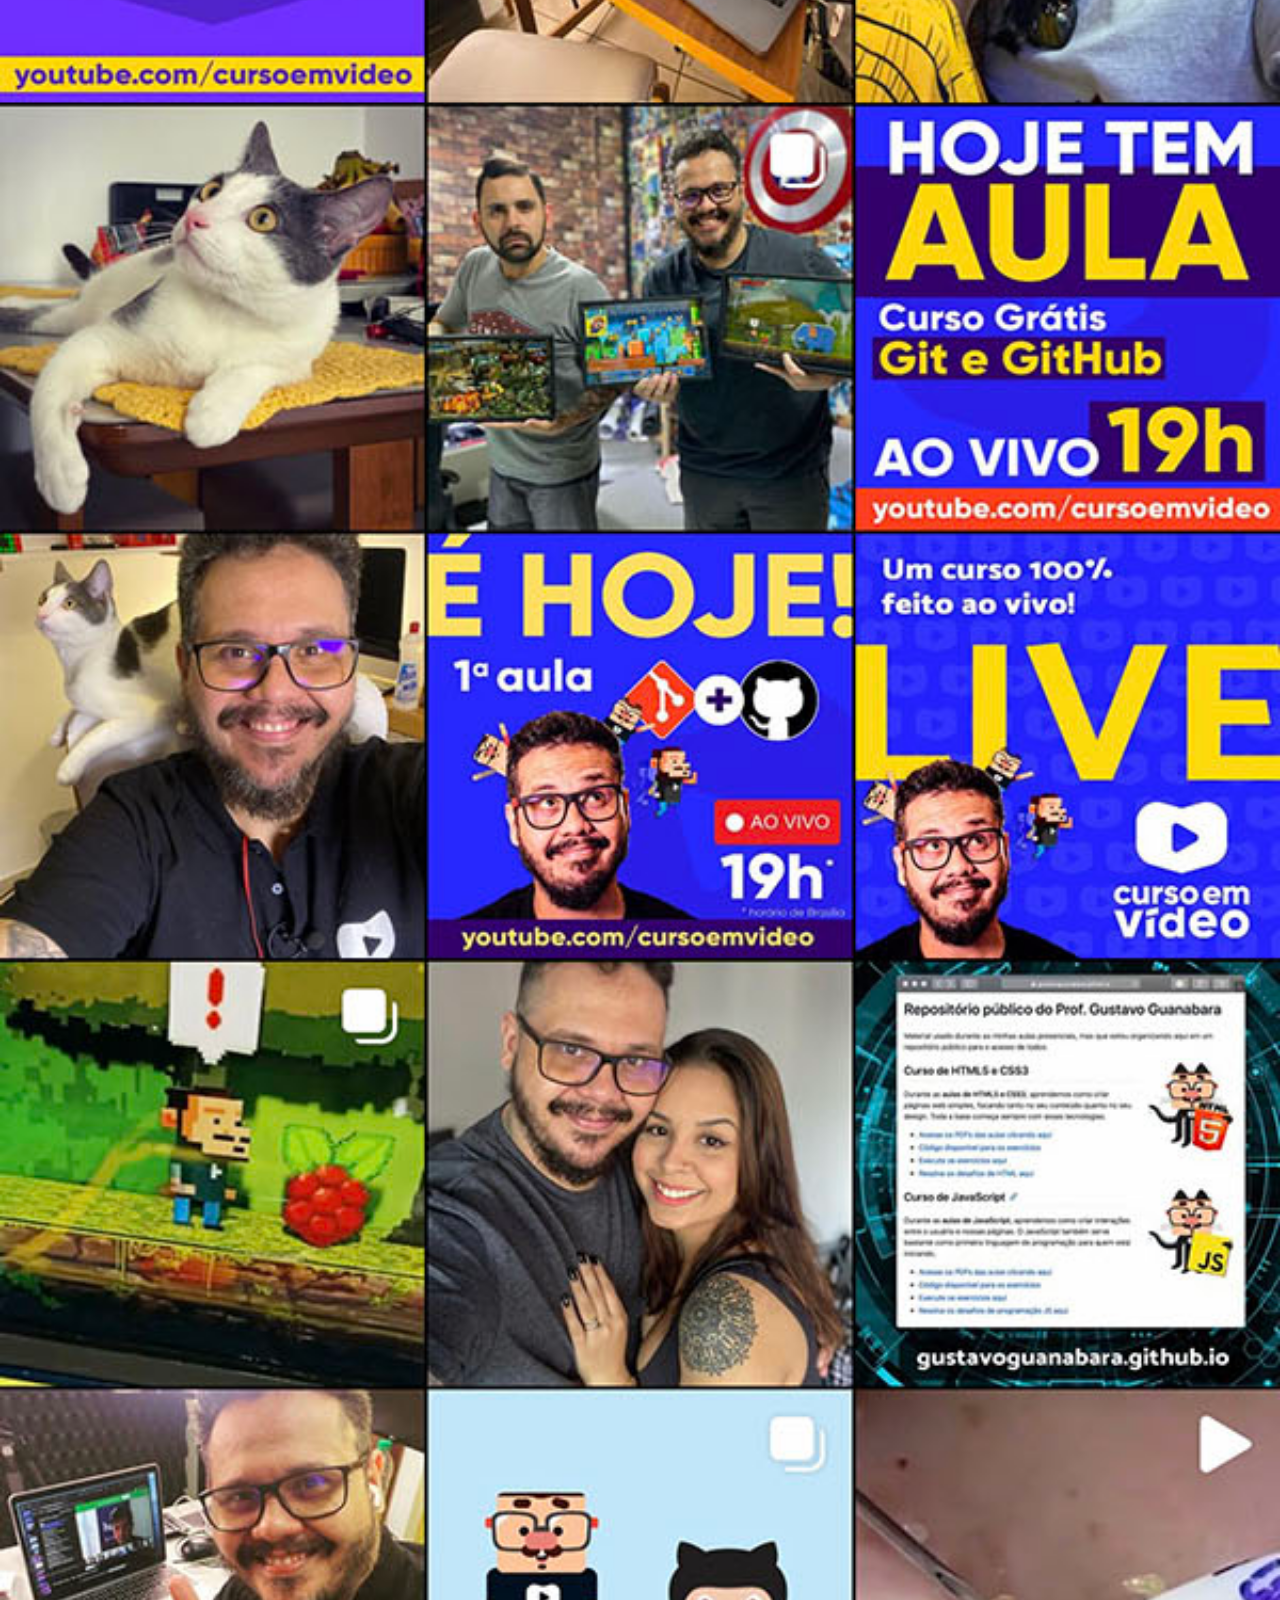
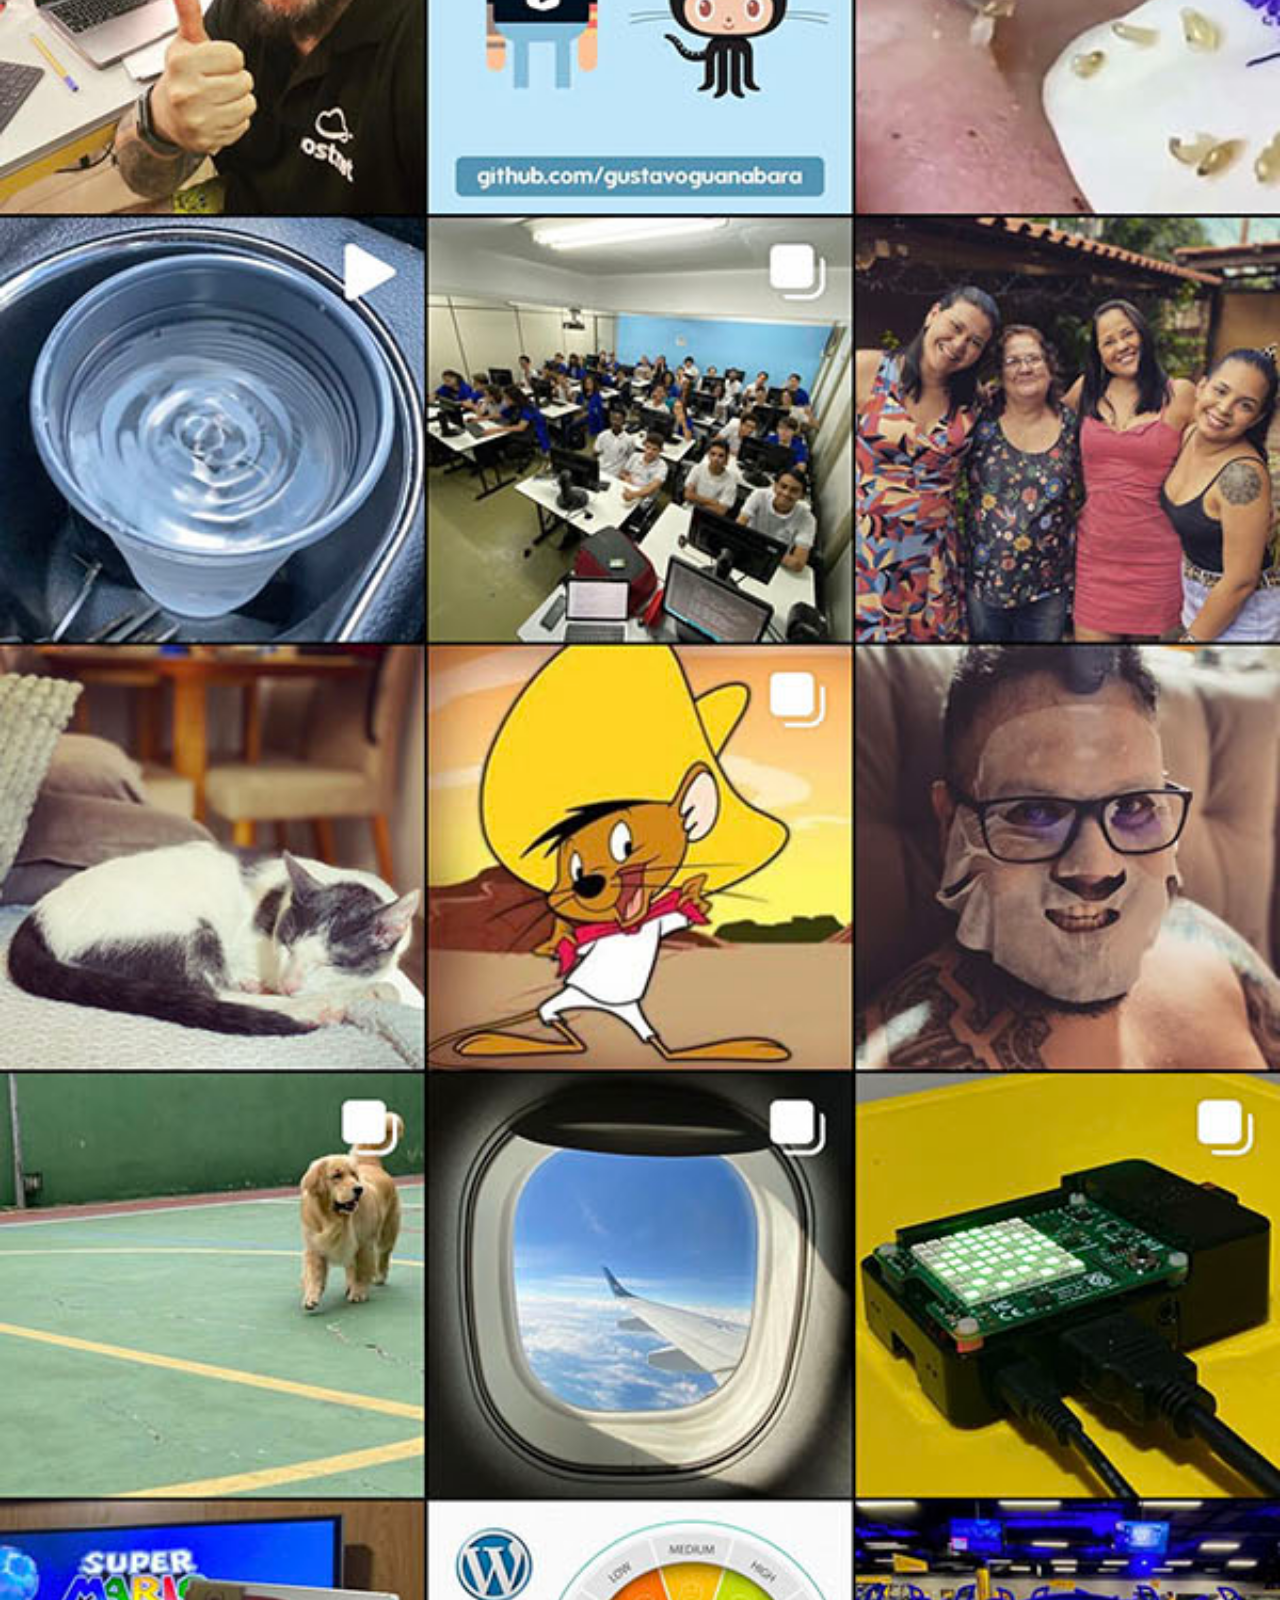
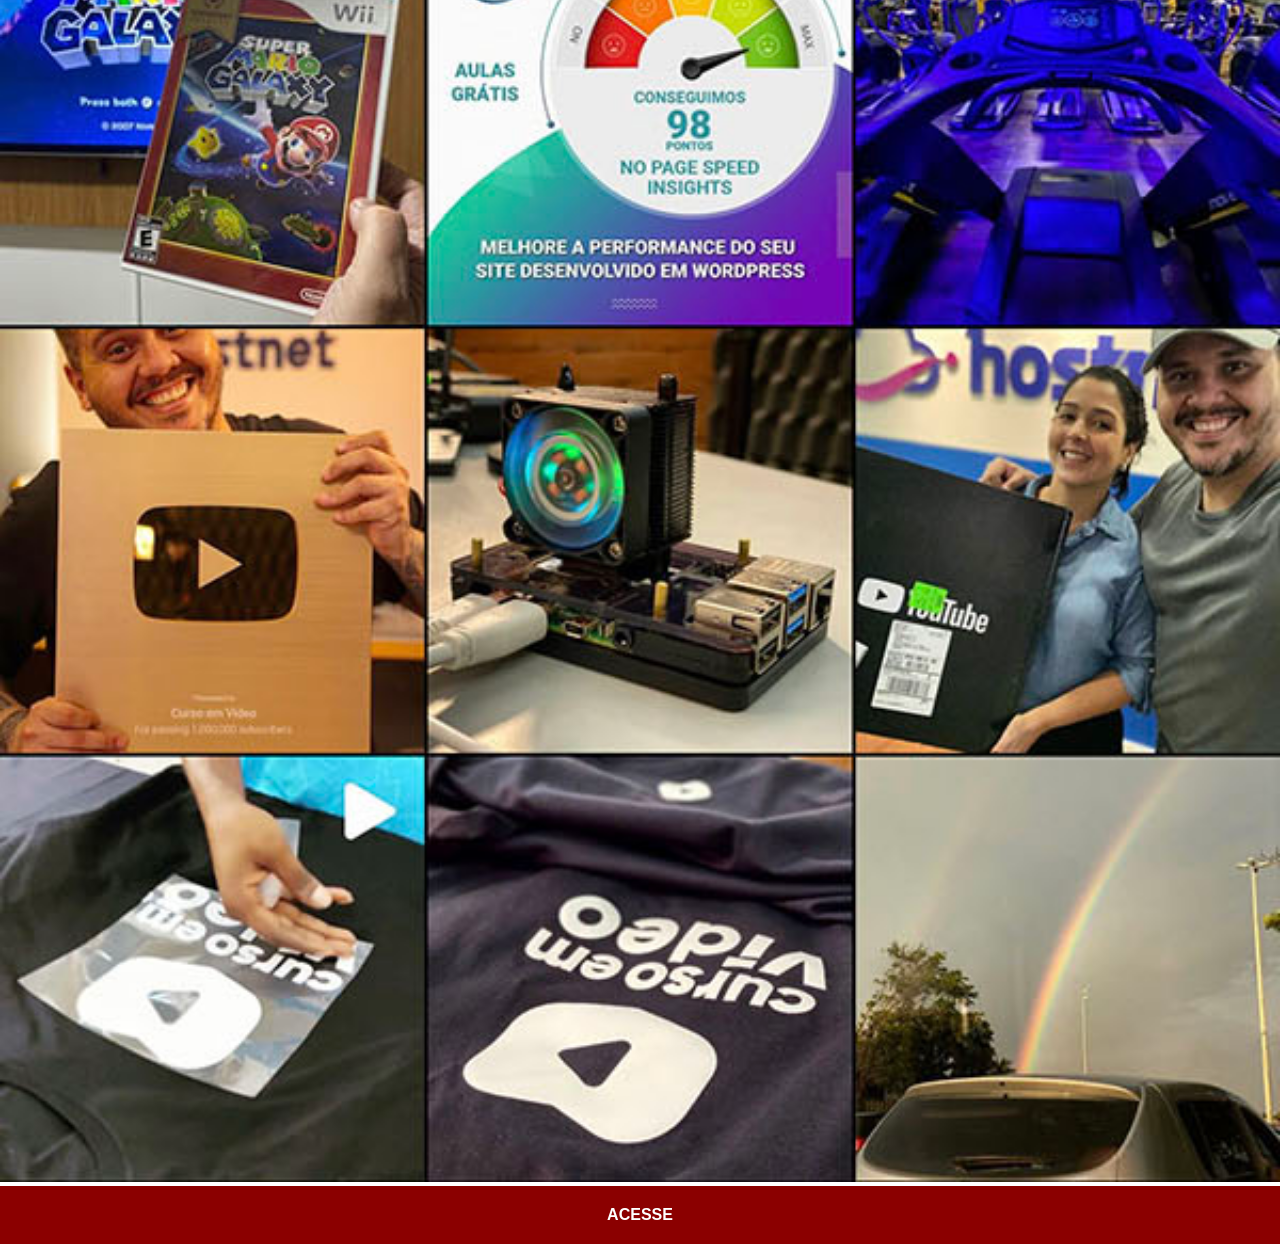
<file: instagram.html>
<!DOCTYPE html>
<html lang="pt-br">
<head>
    <meta charset="UTF-8">
    <meta name="viewport" content="width=device-width, initial-scale=1.0">
    <title>Instagram</title>
    <link rel="stylesheet" href="estilos/social.css">
</head>
<body>
    <img src="imagens/tela-instagram.jpg" alt="Instagram">
    <a href="https://www.instagram.com/gustavoguanabara/" target="_blank">ACESSE</a>
</body>
</html>
</file>
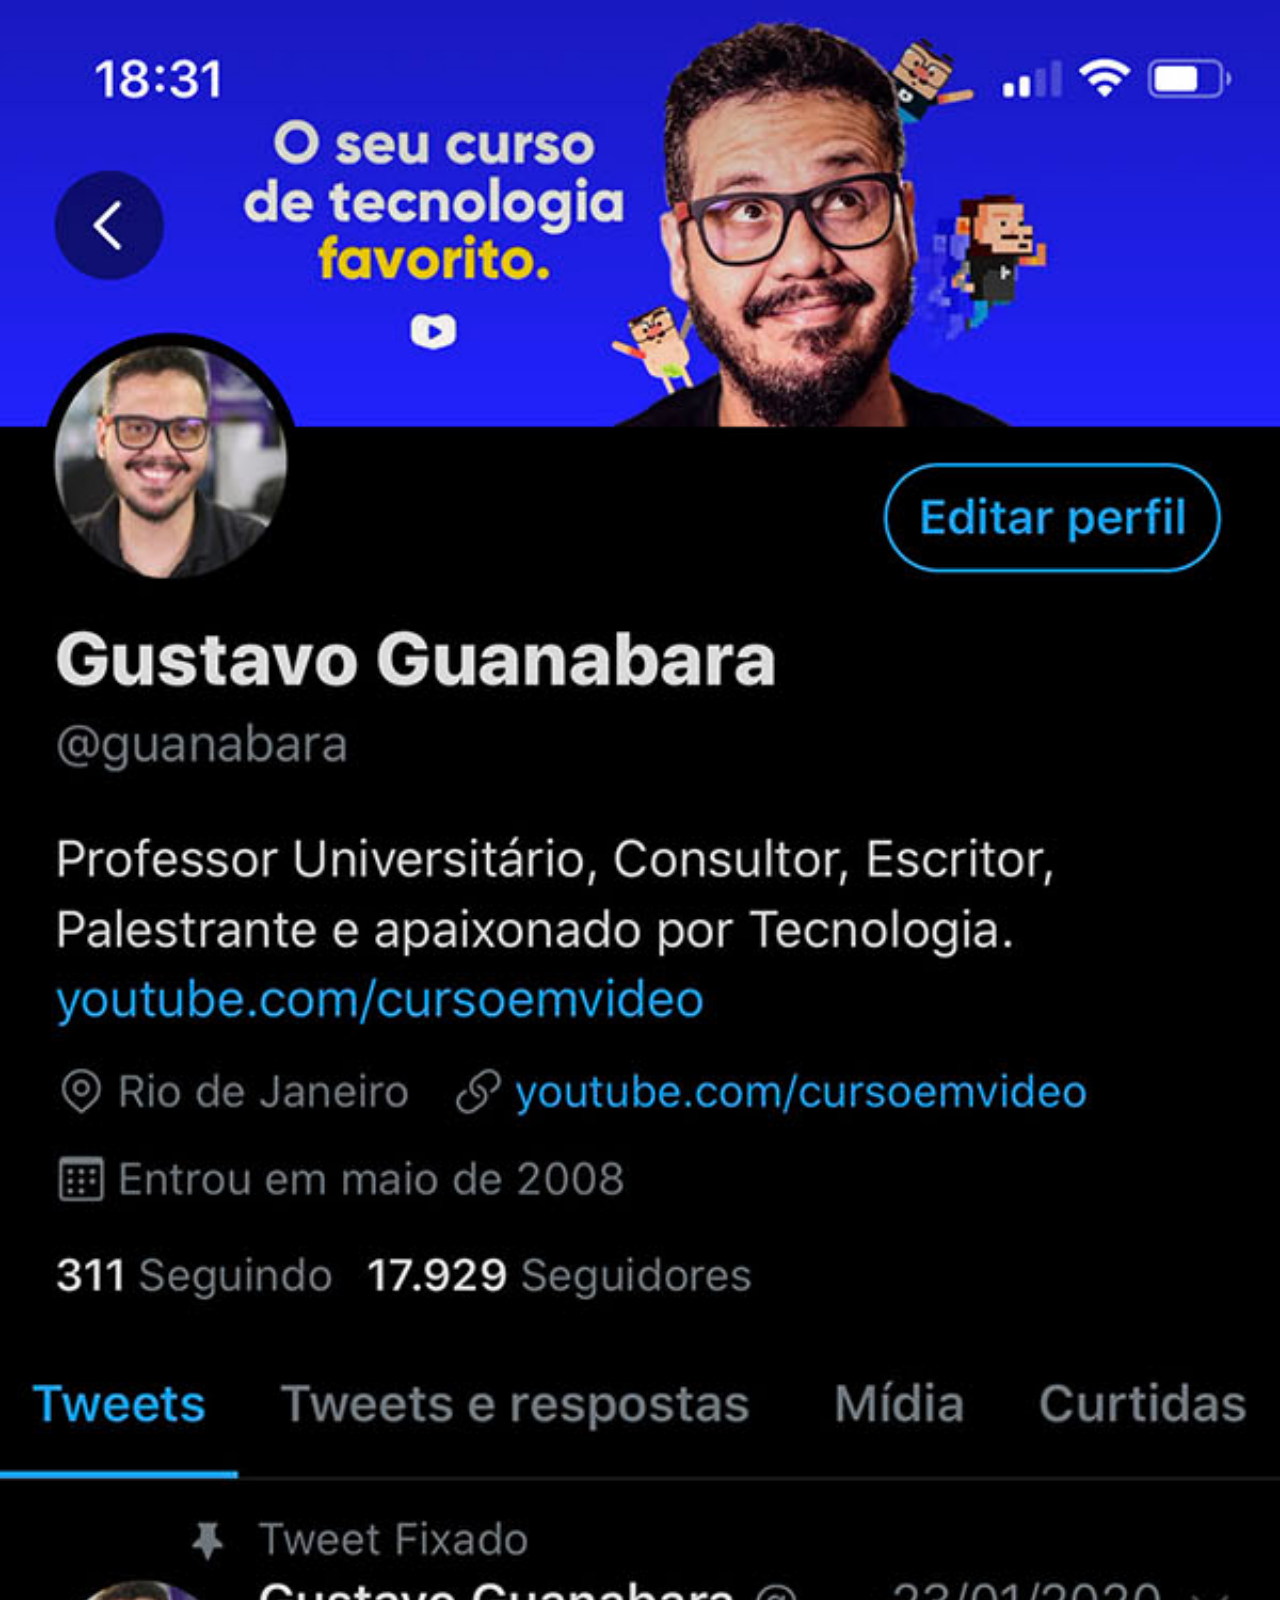
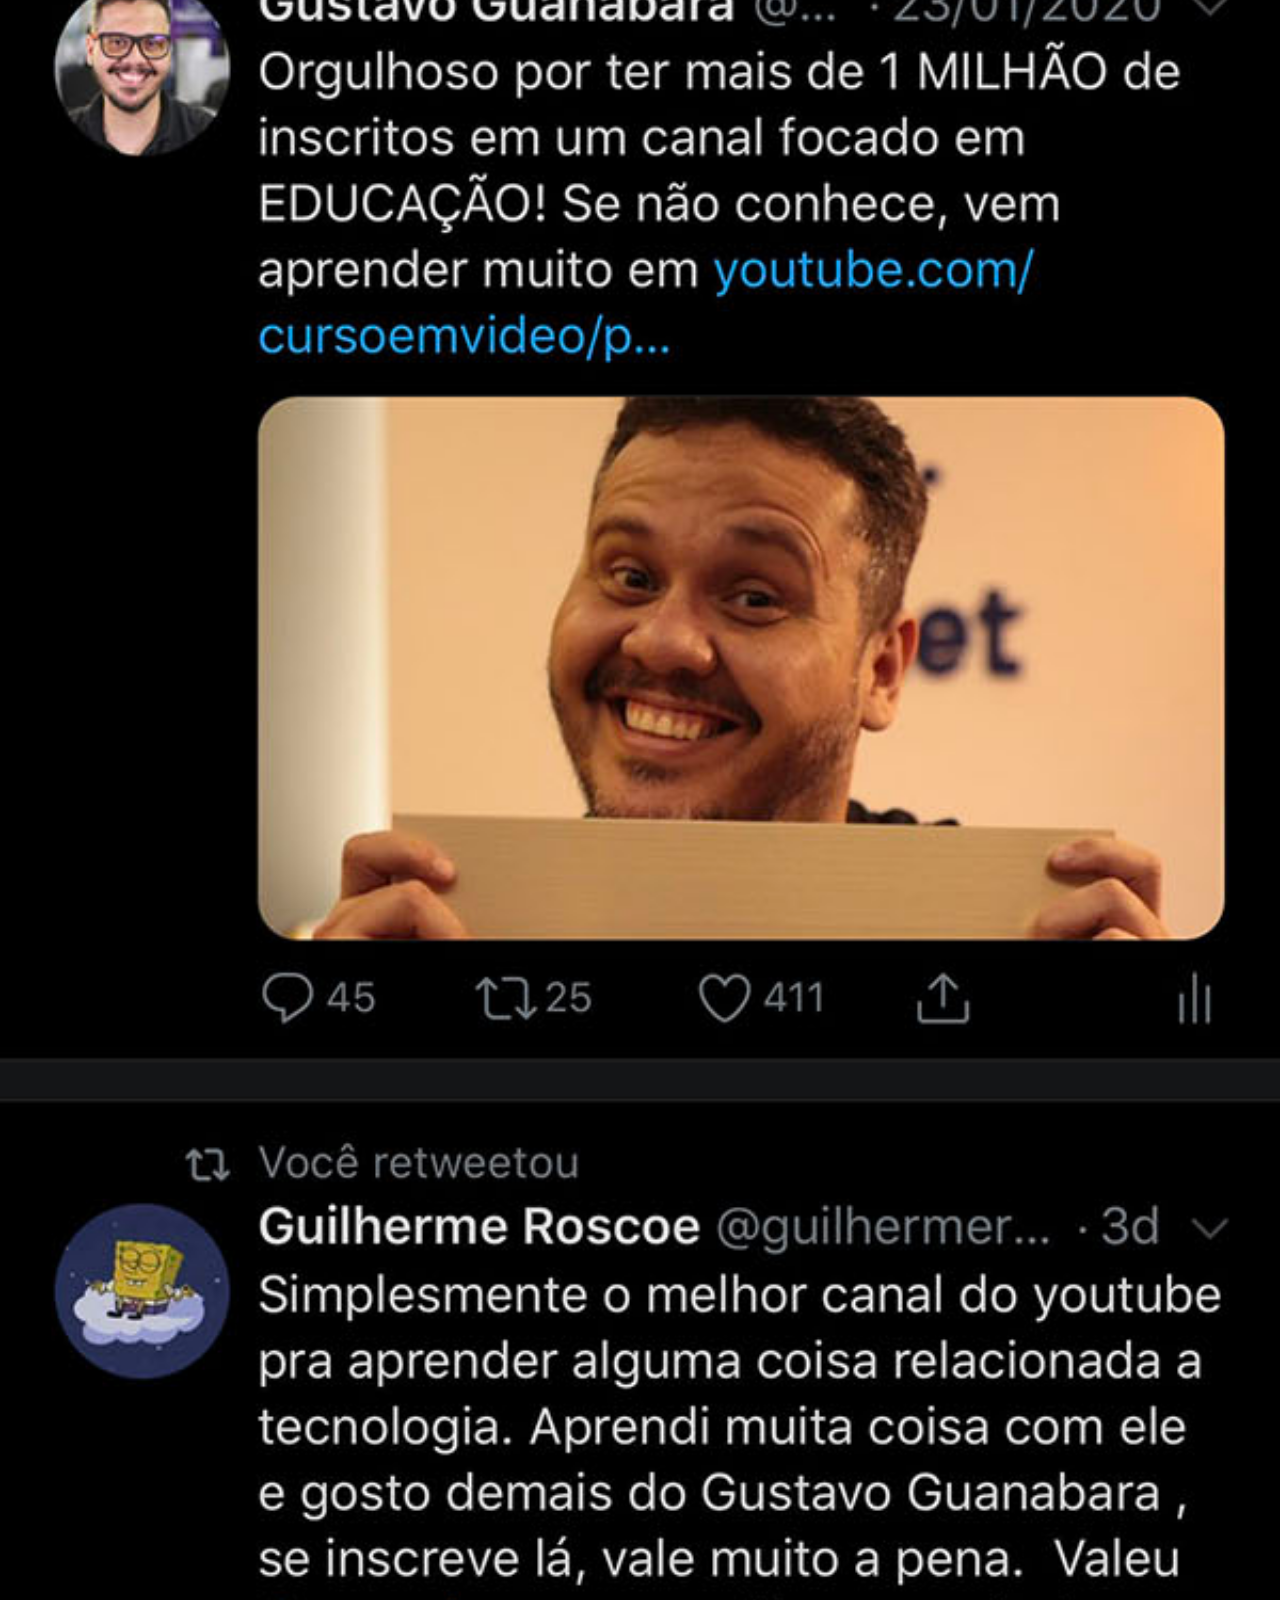
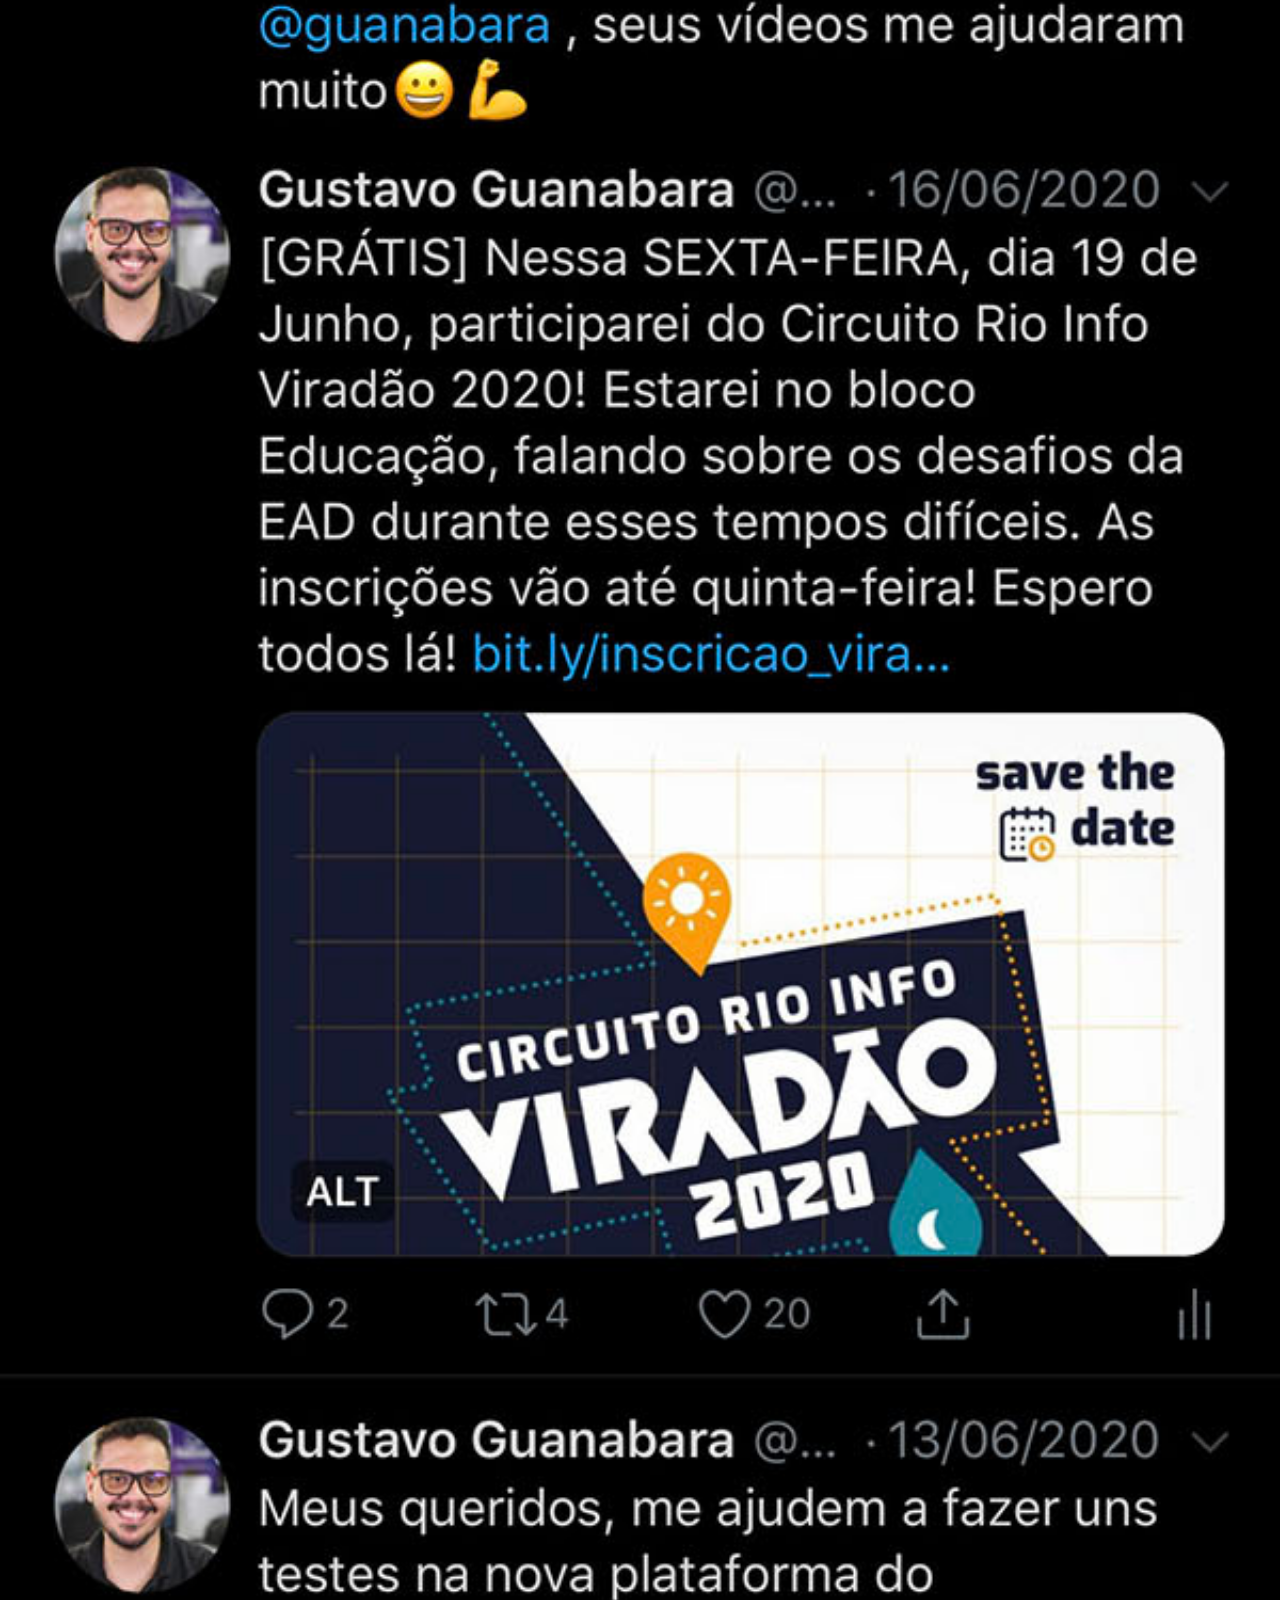
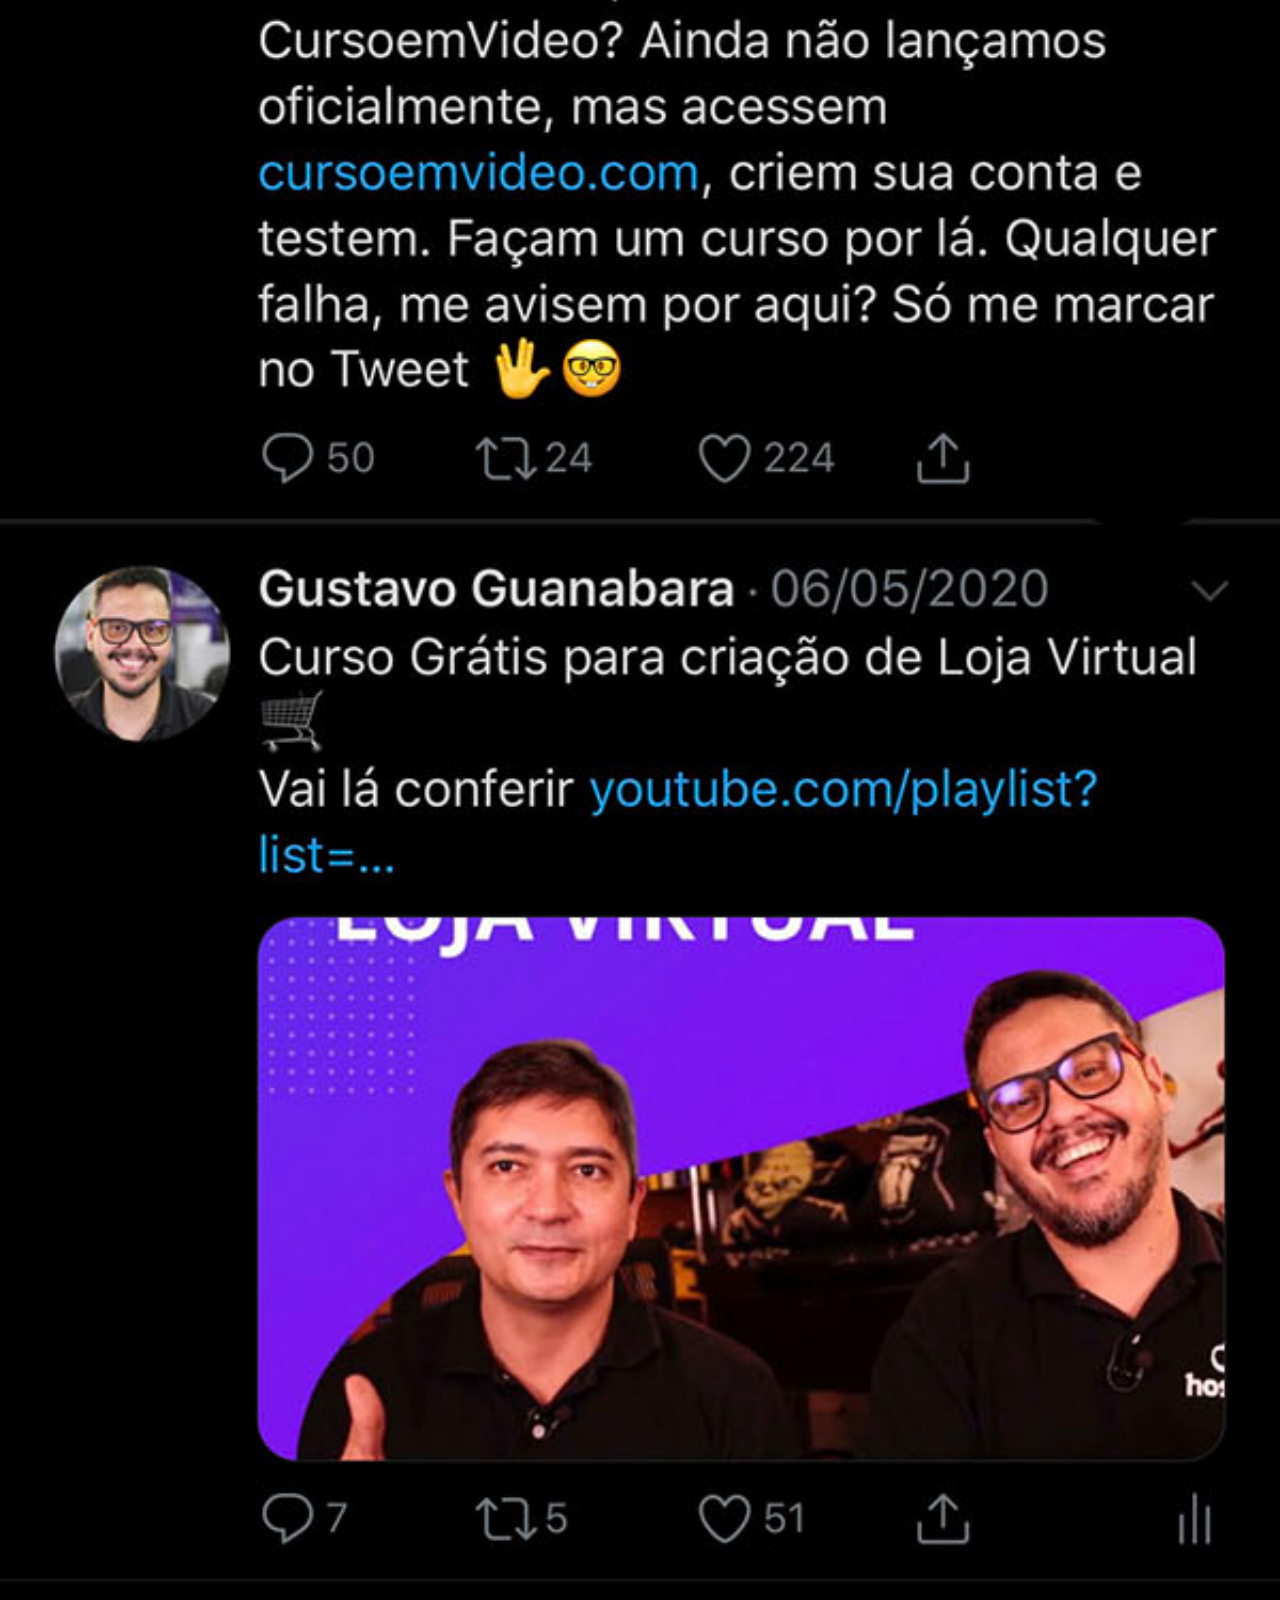
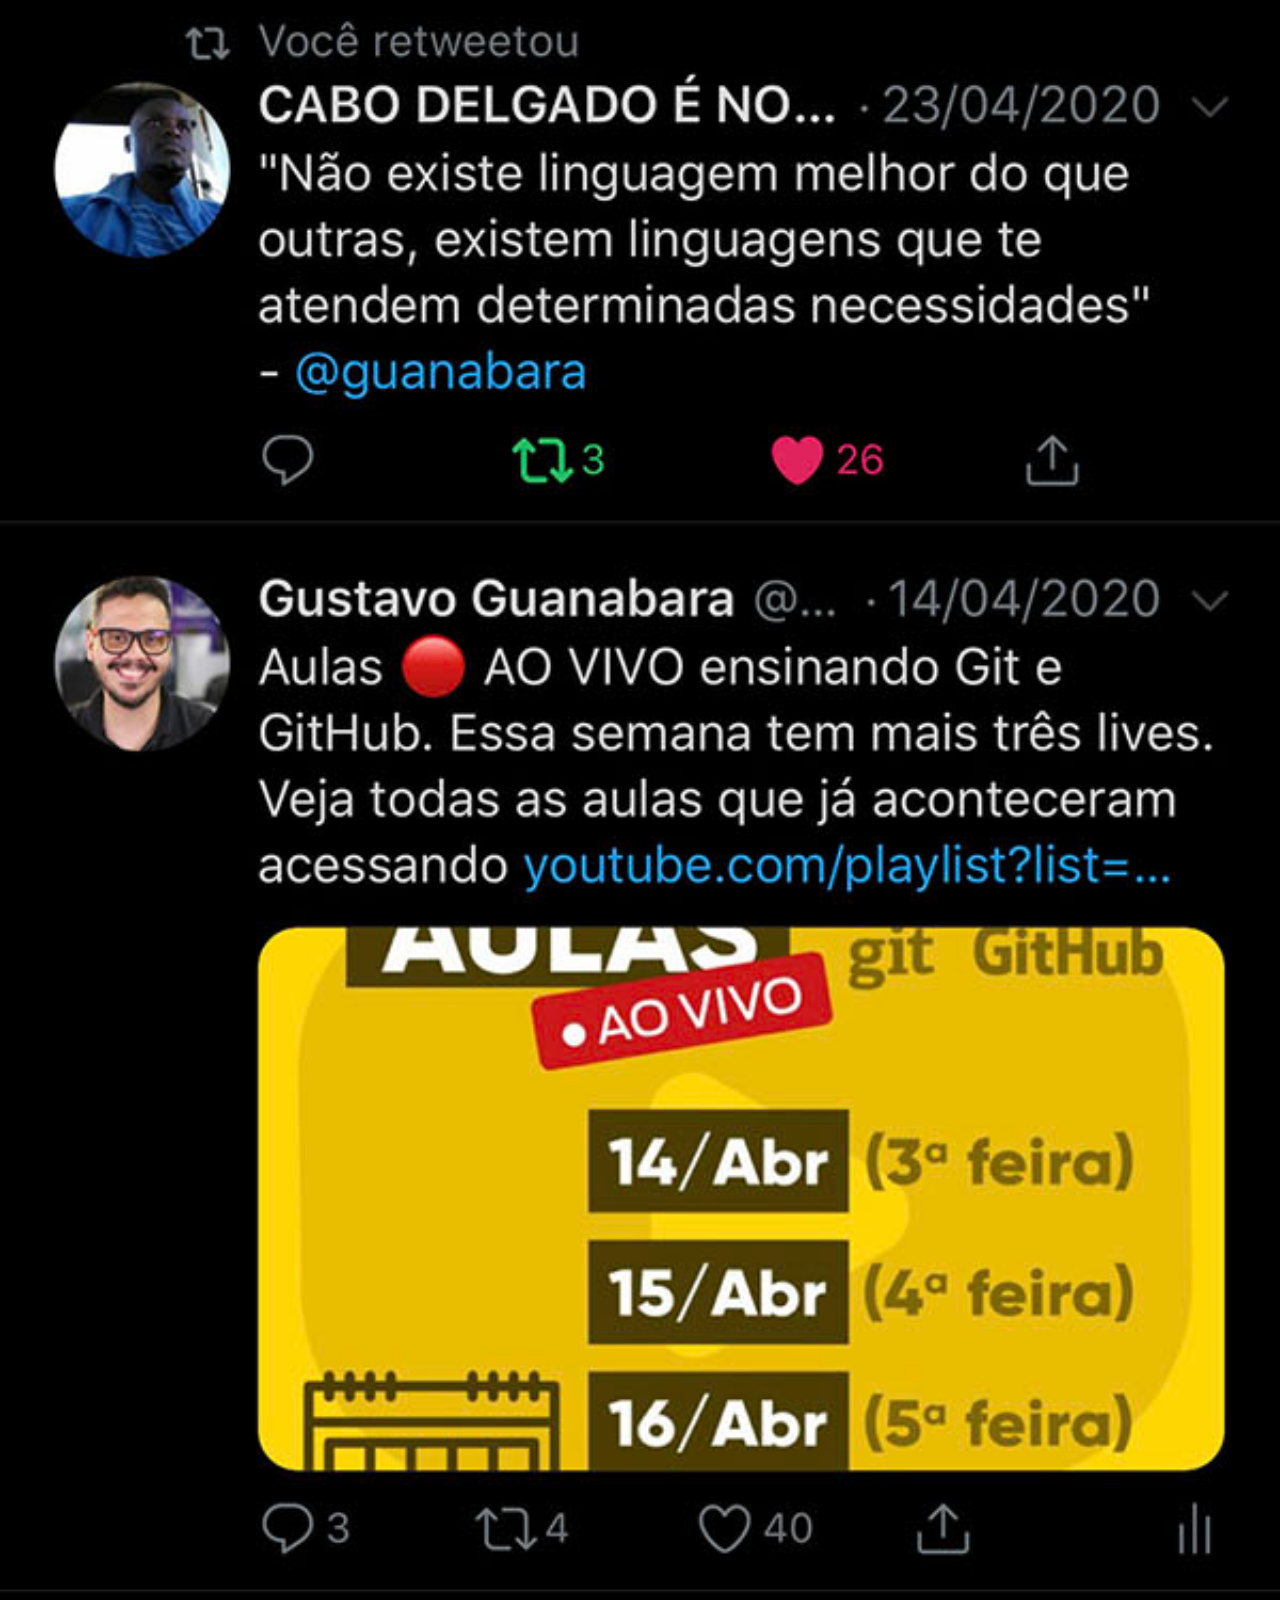
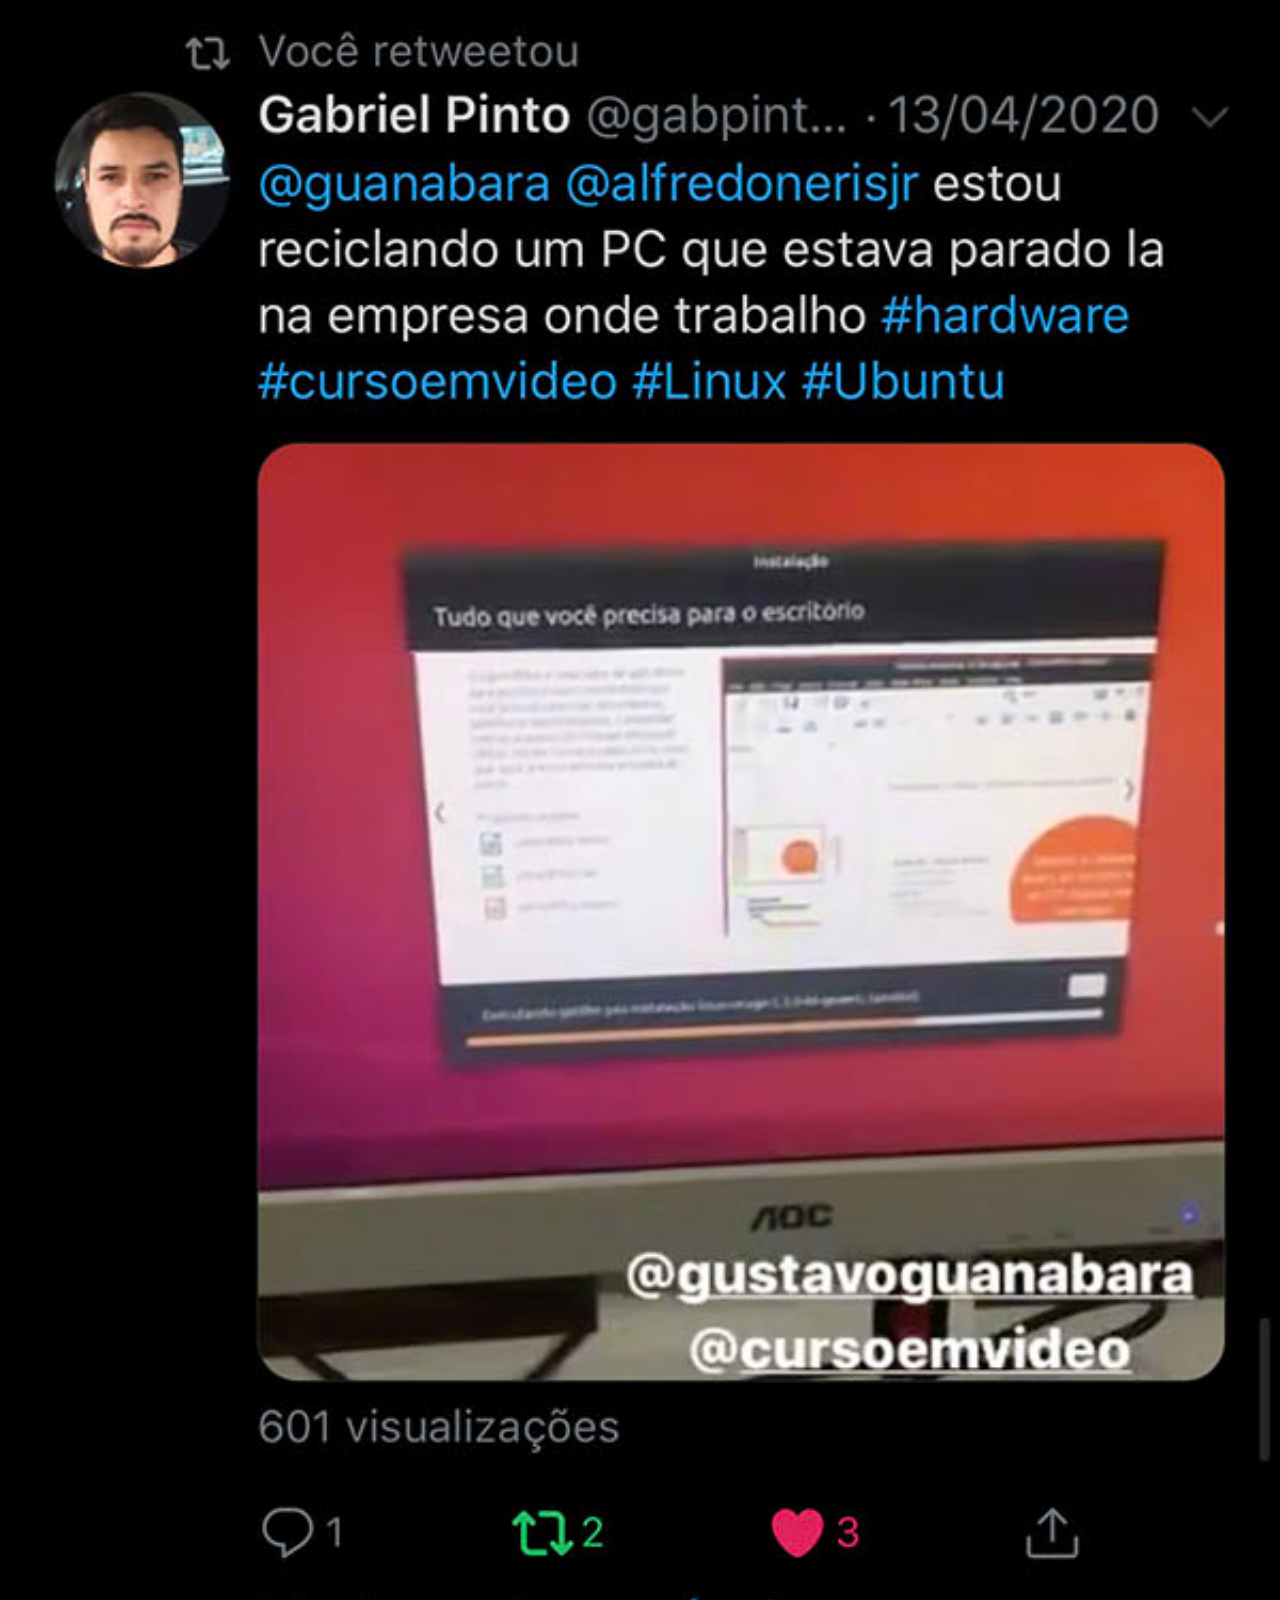
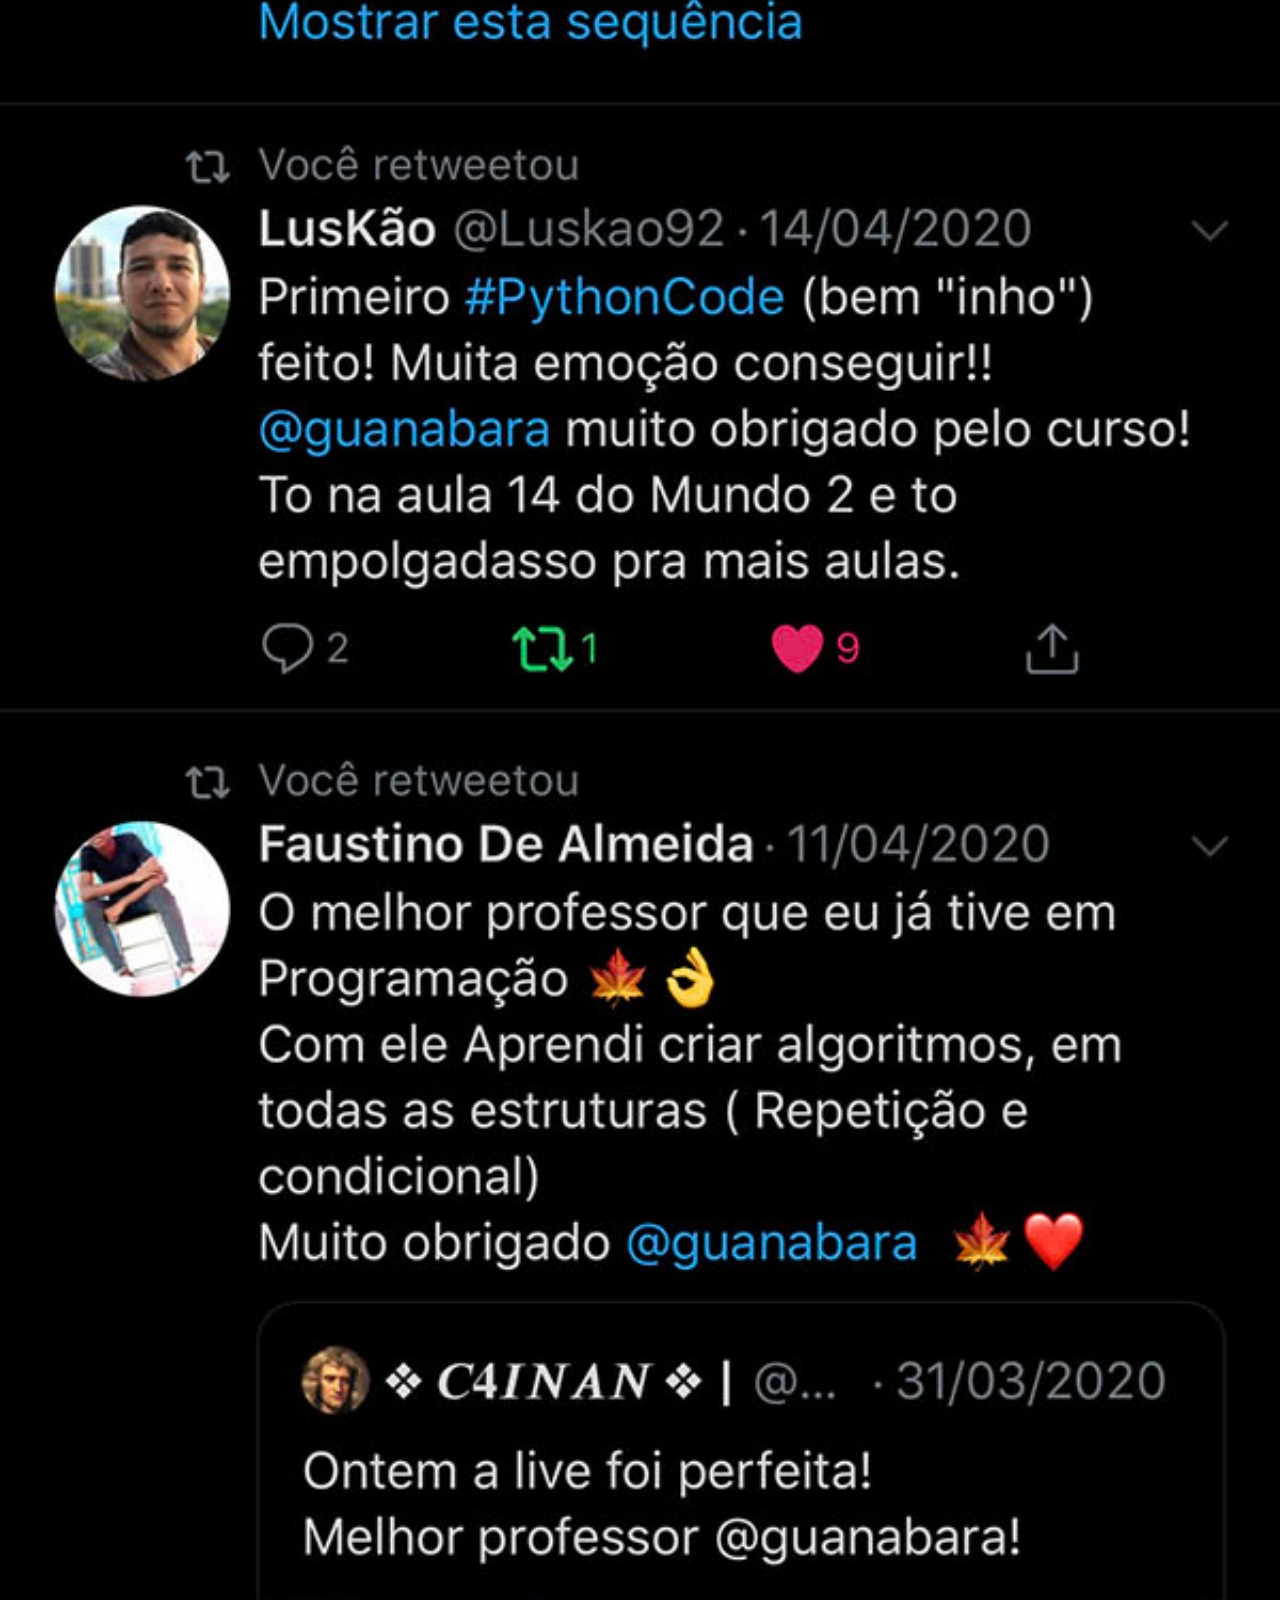
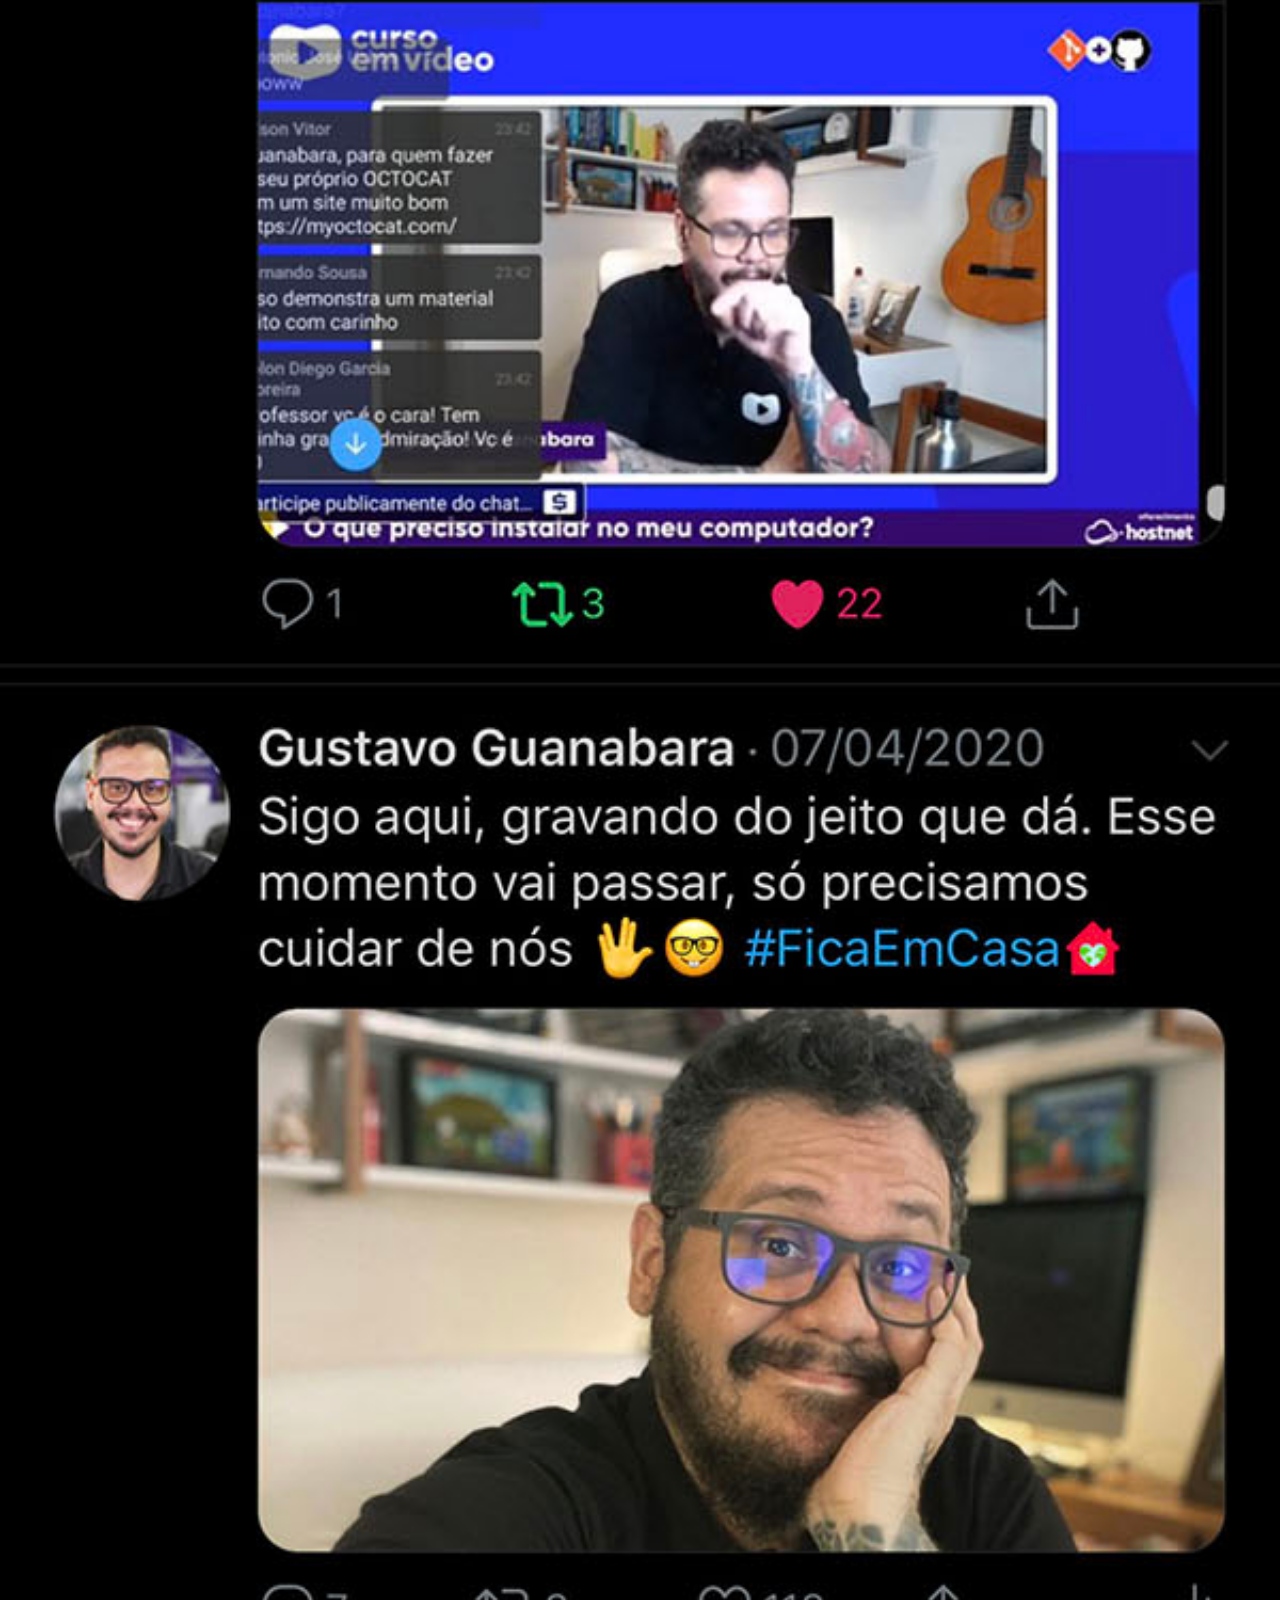
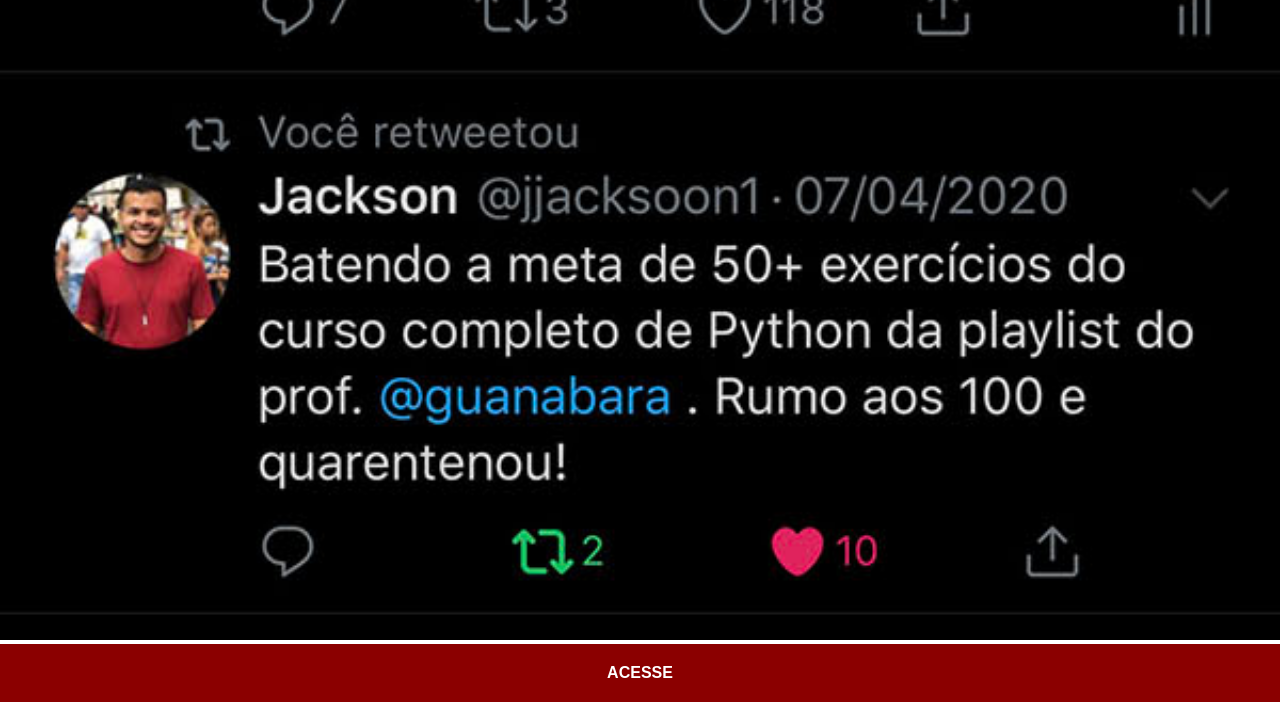
<file: twitter.html>
<!DOCTYPE html>
<html lang="pt-br">
<head>
    <meta charset="UTF-8">
    <meta name="viewport" content="width=device-width, initial-scale=1.0">
    <title>Twitter</title>
    <link rel="stylesheet" href="estilos/social.css">
</head>
<body>
    <img src="imagens/tela-twitter.jpg" alt="Twitter">
    <a href="x.com/gustavoguanabara" target="_blank">ACESSE</a>
</body>
</html>
</file>
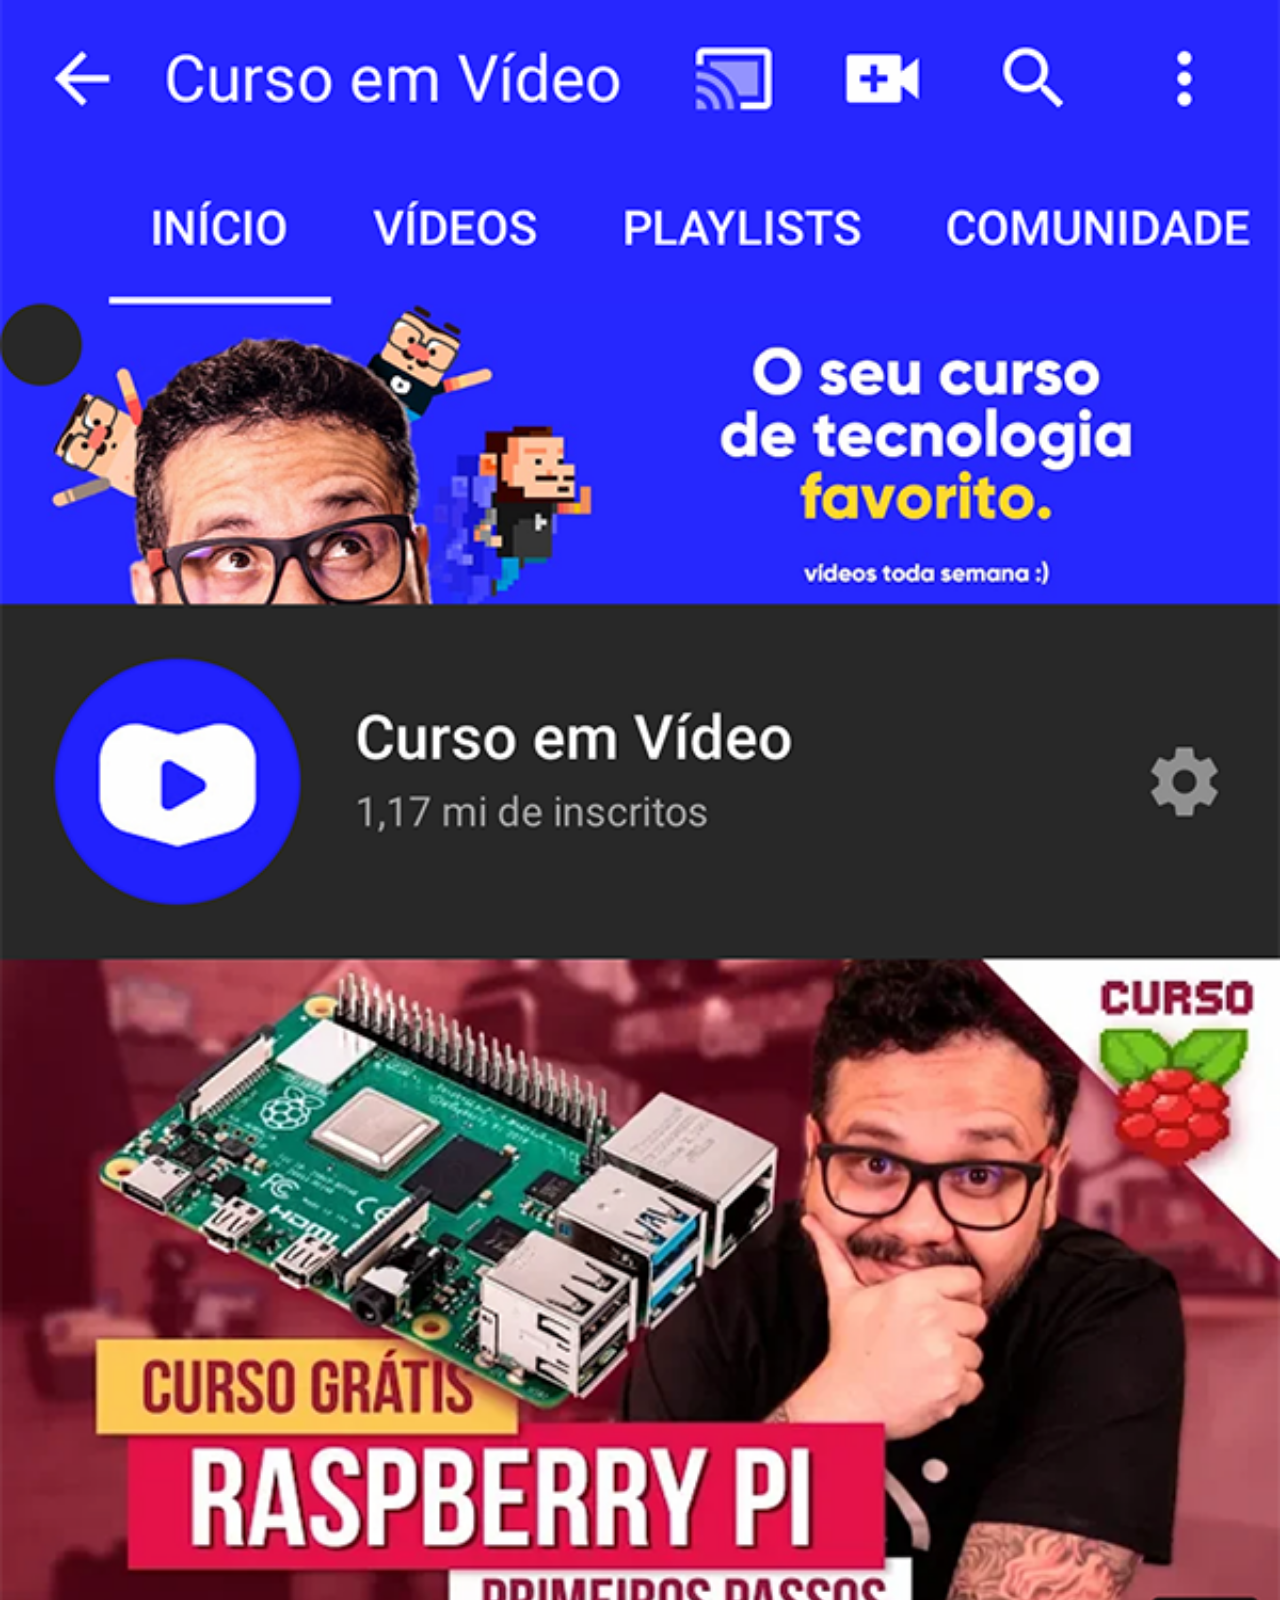
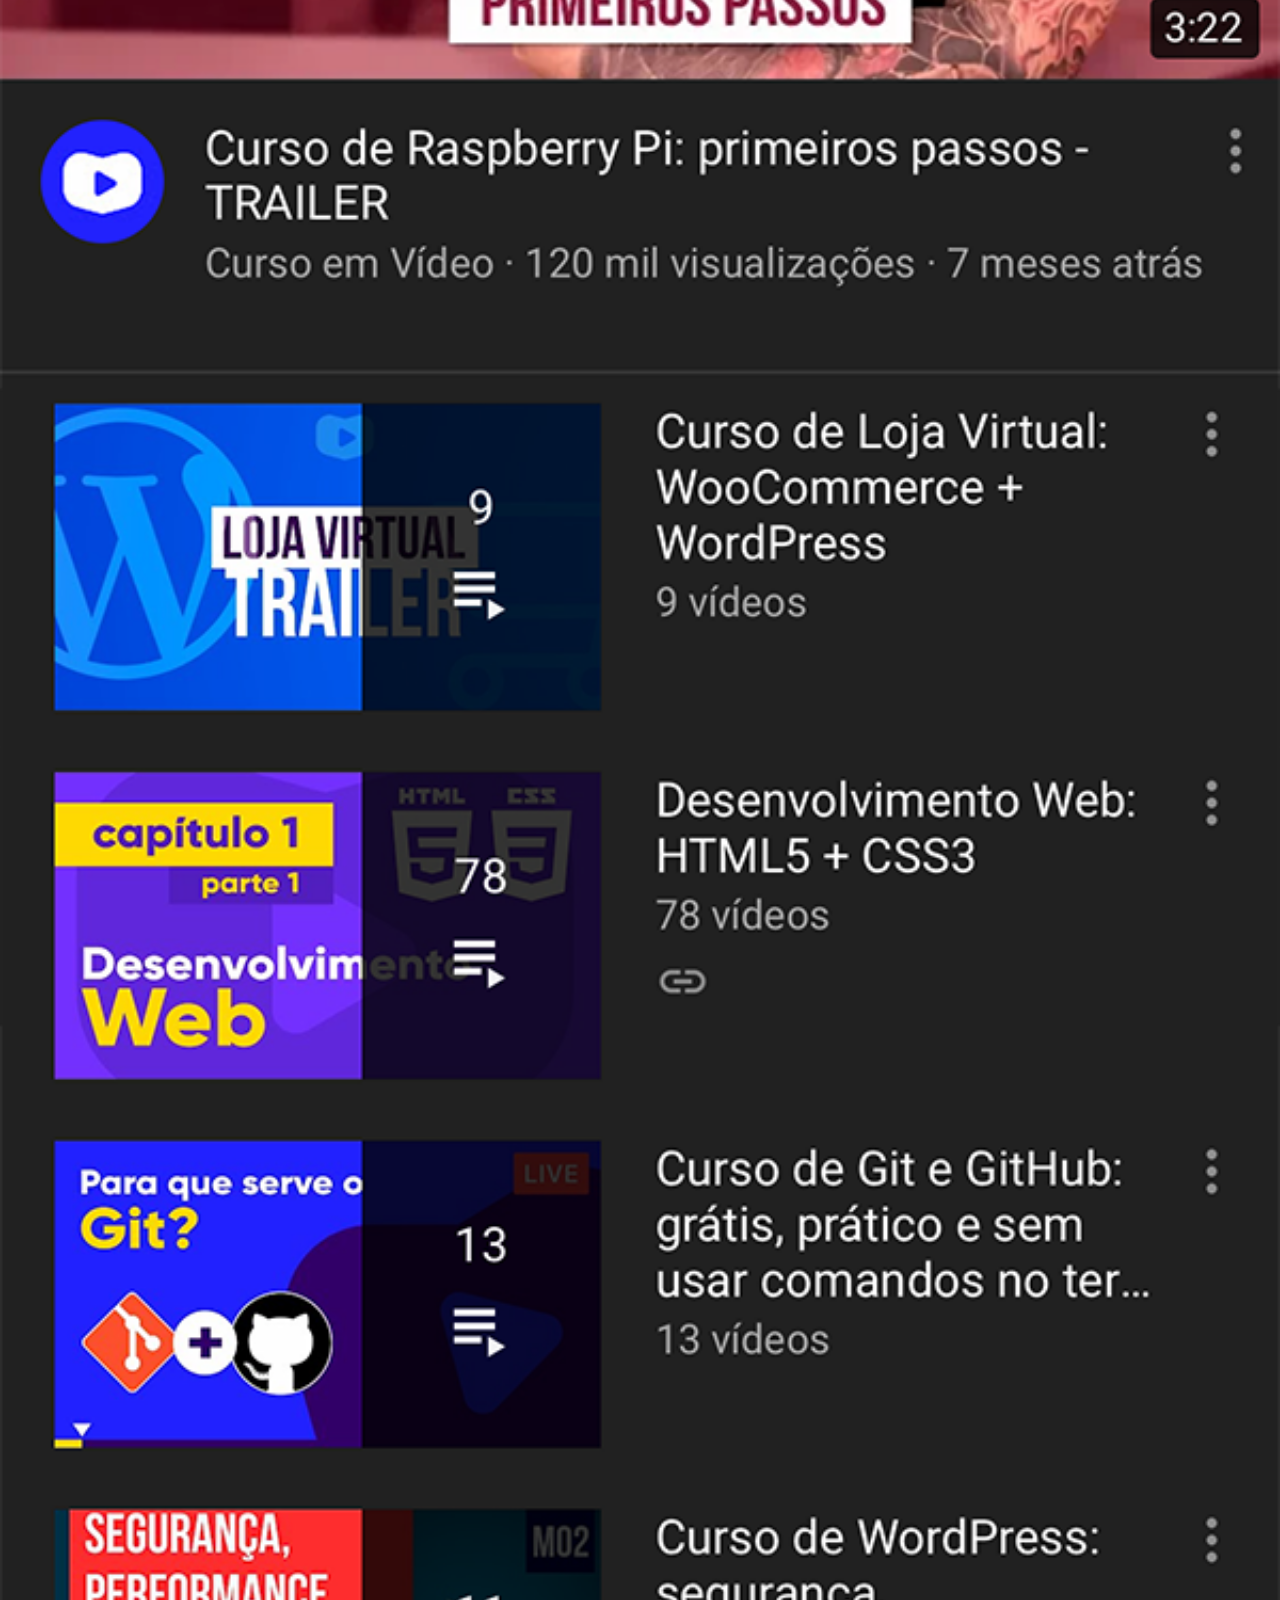
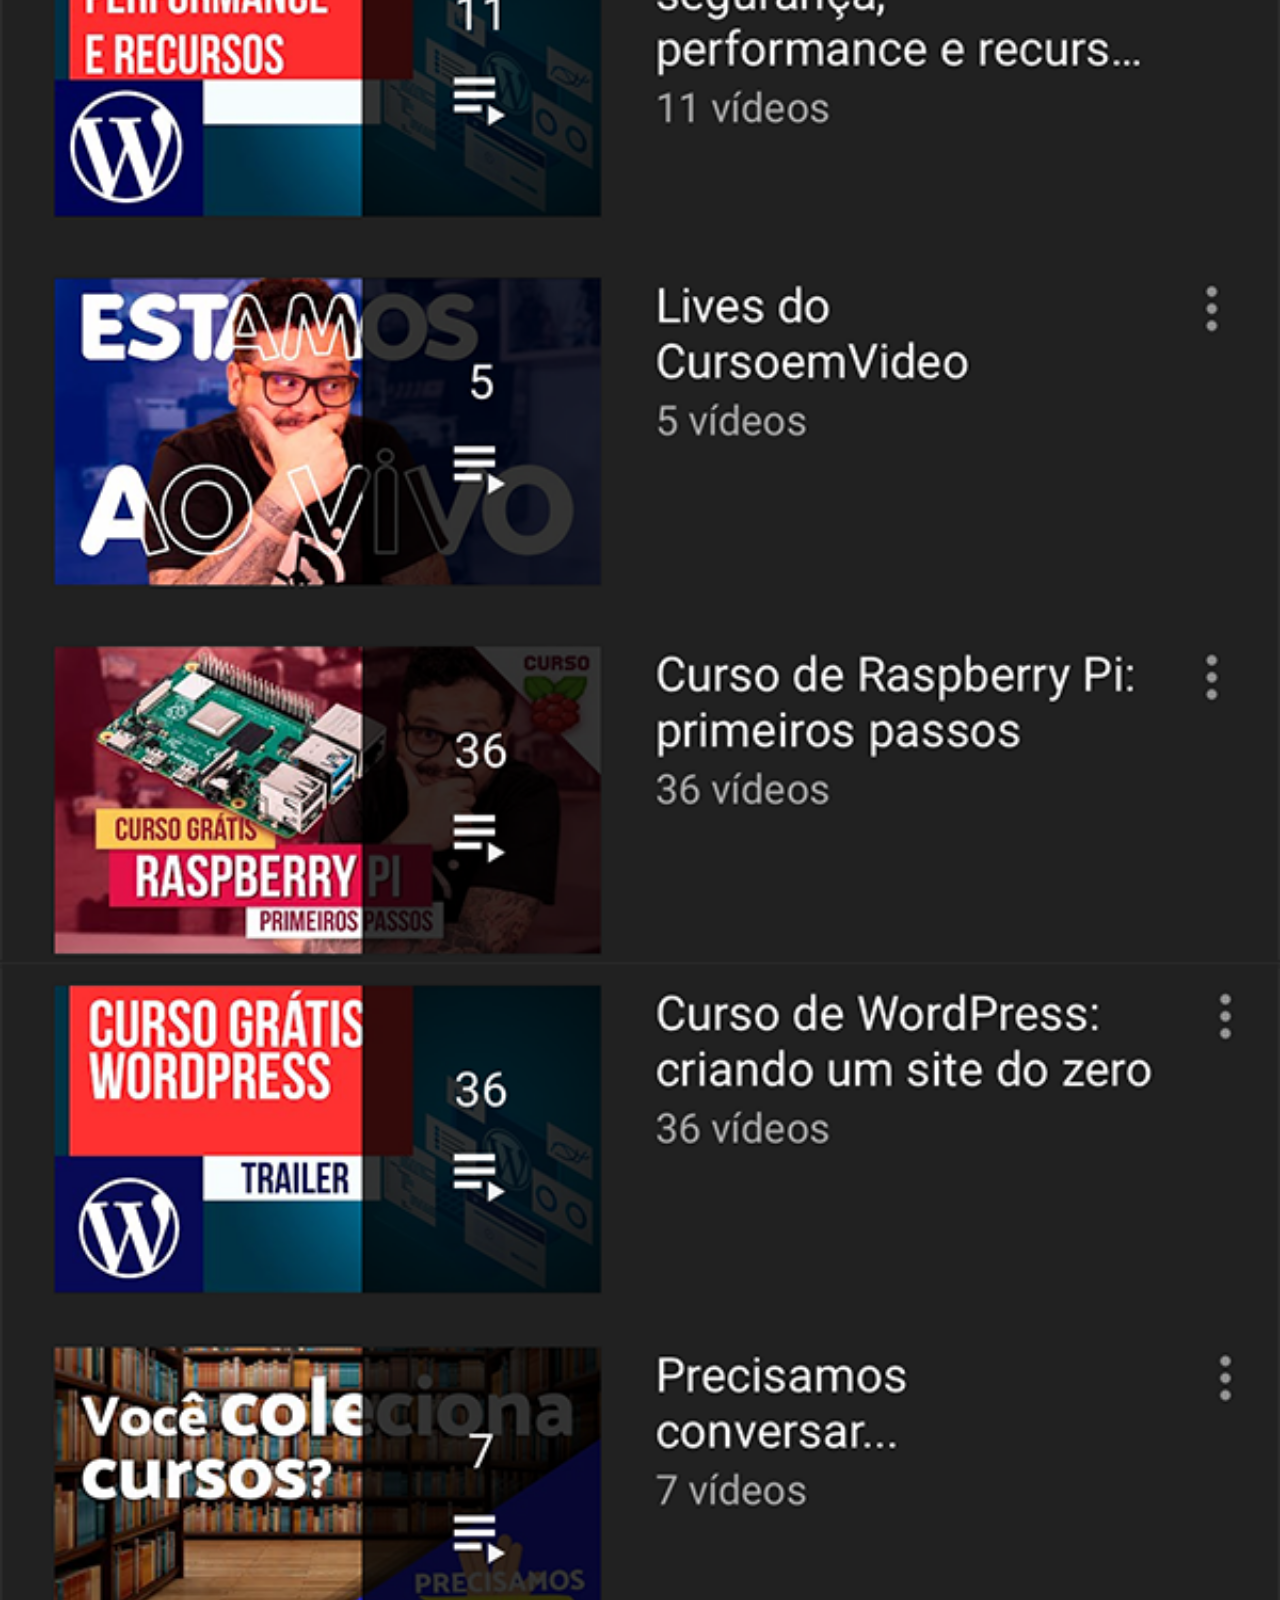
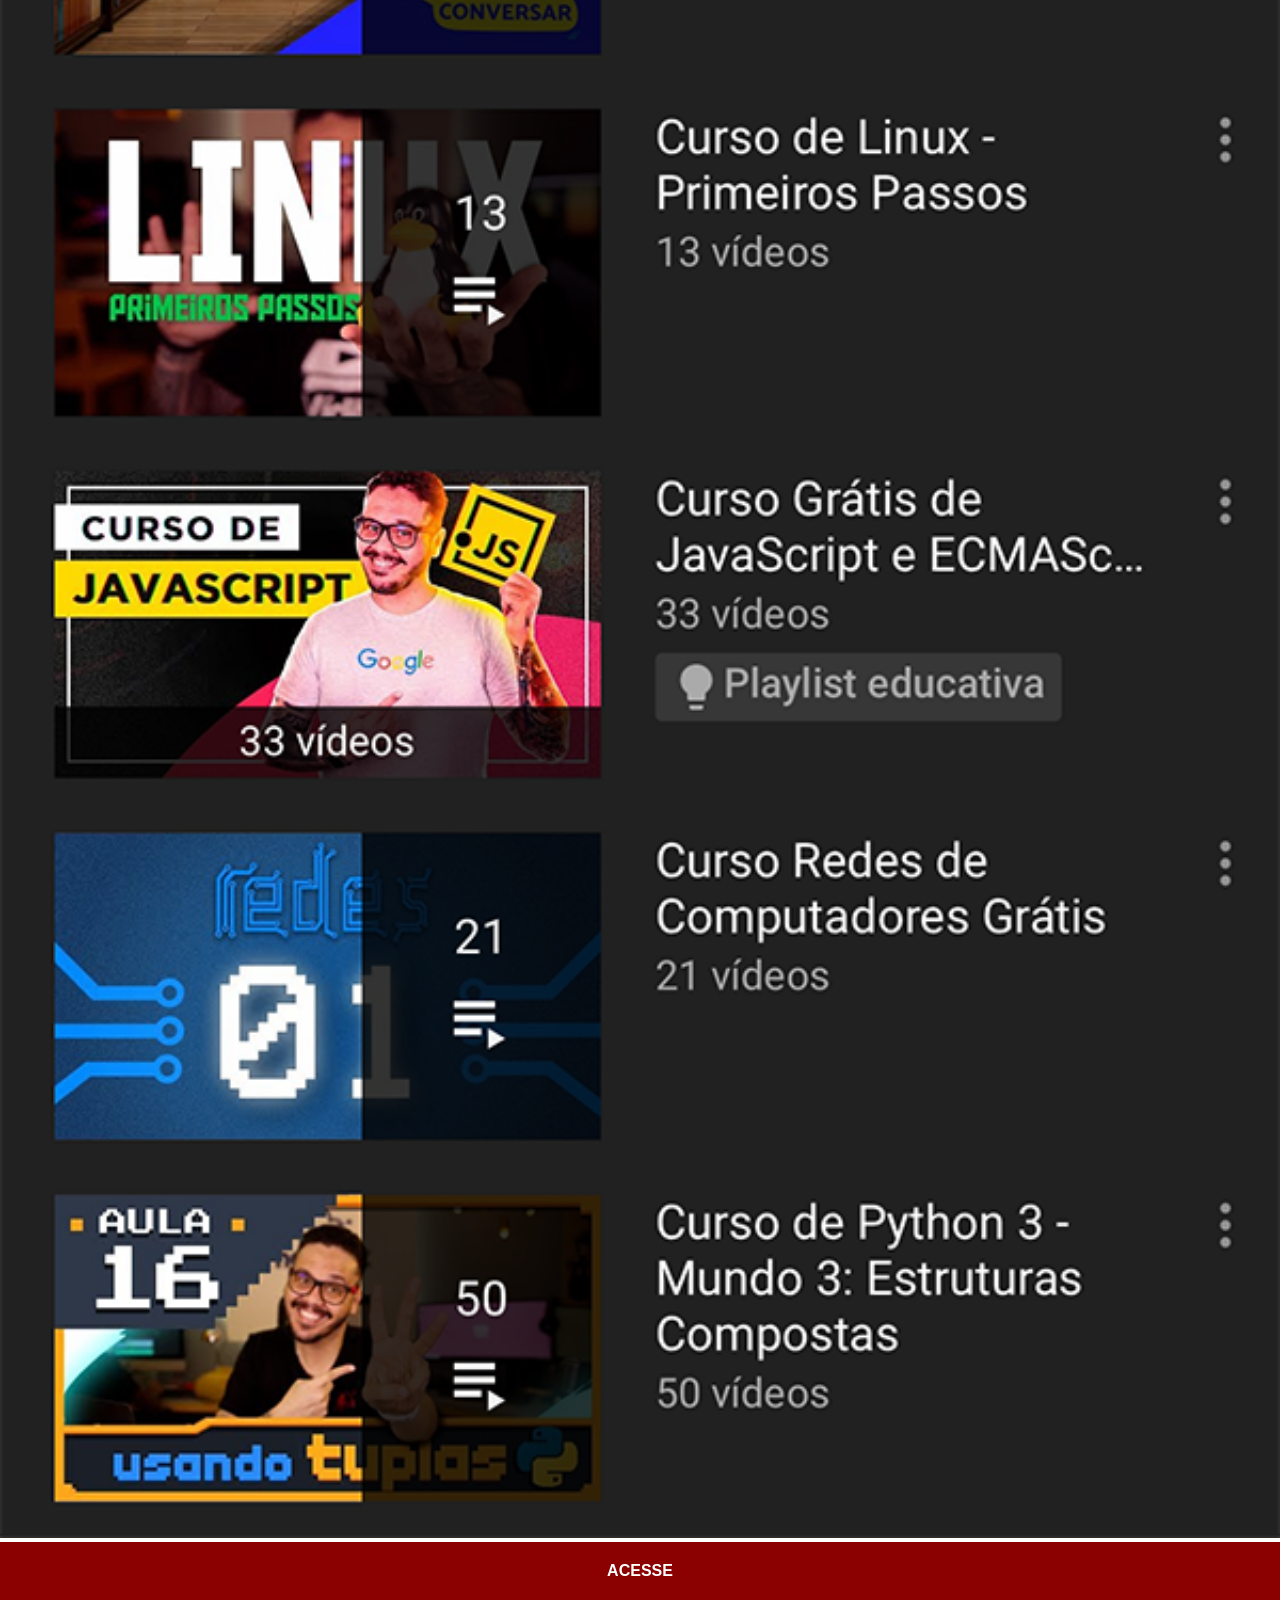
<file: youtube.html>
<!DOCTYPE html>
<html lang="pt-br">
<head>
    <meta charset="UTF-8">
    <meta name="viewport" content="width=device-width, initial-scale=1.0">
    <title>Youtube</title>
    <link rel="stylesheet" href="estilos/social.css">  
</head>
<body>
    <img src="imagens/tela-youtube.png" alt="Youtube">
    <a href="https://www.youtube.com/c/CursoemV%C3%ADdeo/playlists" target="_blank">ACESSE</a>
</body>
</html>
</file>
<file: estilos/style.css>
@charset "UTF-8";

* {
    margin: 0px;
    padding: 0px;
    font-family: Arial, Helvetica, sans-serif;
}

html, body {
    height: 100vh;
    width: 100vw;
    background-color: black;
}

body {
    background: url('../imagens/fundo-madeira.jpg') no-repeat top center;
    background-size: cover;
    background-attachment: fixed;
}

main {
    position: relative;
    height: 100vh;     
}

section#telefone {
    position: absolute;
    top: 50%;
    left: 50%;
    transform: translate(-50%, -50%);

    height: 627px;
    width: 311px; 
    background: url('../imagens/frame-iphone.png') no-repeat;
}

iframe#tela {
    position: relative;
    top: 80px;
    left: 22px;
    width: 267px;
    height: 471px;
}

section#redes-sociais {
    text-align: right;
}

section#redes-sociais img {
    width: 50px;
    margin: 10px;
    border-radius: 50px;
    box-shadow: 2px 2px 5px rgba(0, 0, 0, 0.432);
    box-sizing: border-box;
}

section#redes-sociais img:hover{
    border: 2px solid rgba(255, 255, 255, 0.678);
    transform: translate(-3px, -3px);
    box-shadow: 5px 5px 10px rgba(0, 0, 0, 0.575);
    transition: transform 0.2s, border 0.1s;
}
</file>
<file: estilos/social.css>
@charset "UTF-8";

* {
    margin: 0px;
    padding: 0px;
    font-family: Arial, Helvetica, sans-serif;
}

::-webkit-scrollbar {
    width: 0px;
    height: 0px;            
}

img {
    width: 100vw;
}

a {
    display: block;
    background-color: darkred;
    padding: 20px;
    text-align: center;
    font-weight: bolder;
    text-decoration: none;
    color: white;
}

a:hover {
    background-color: red;
}
</file>
